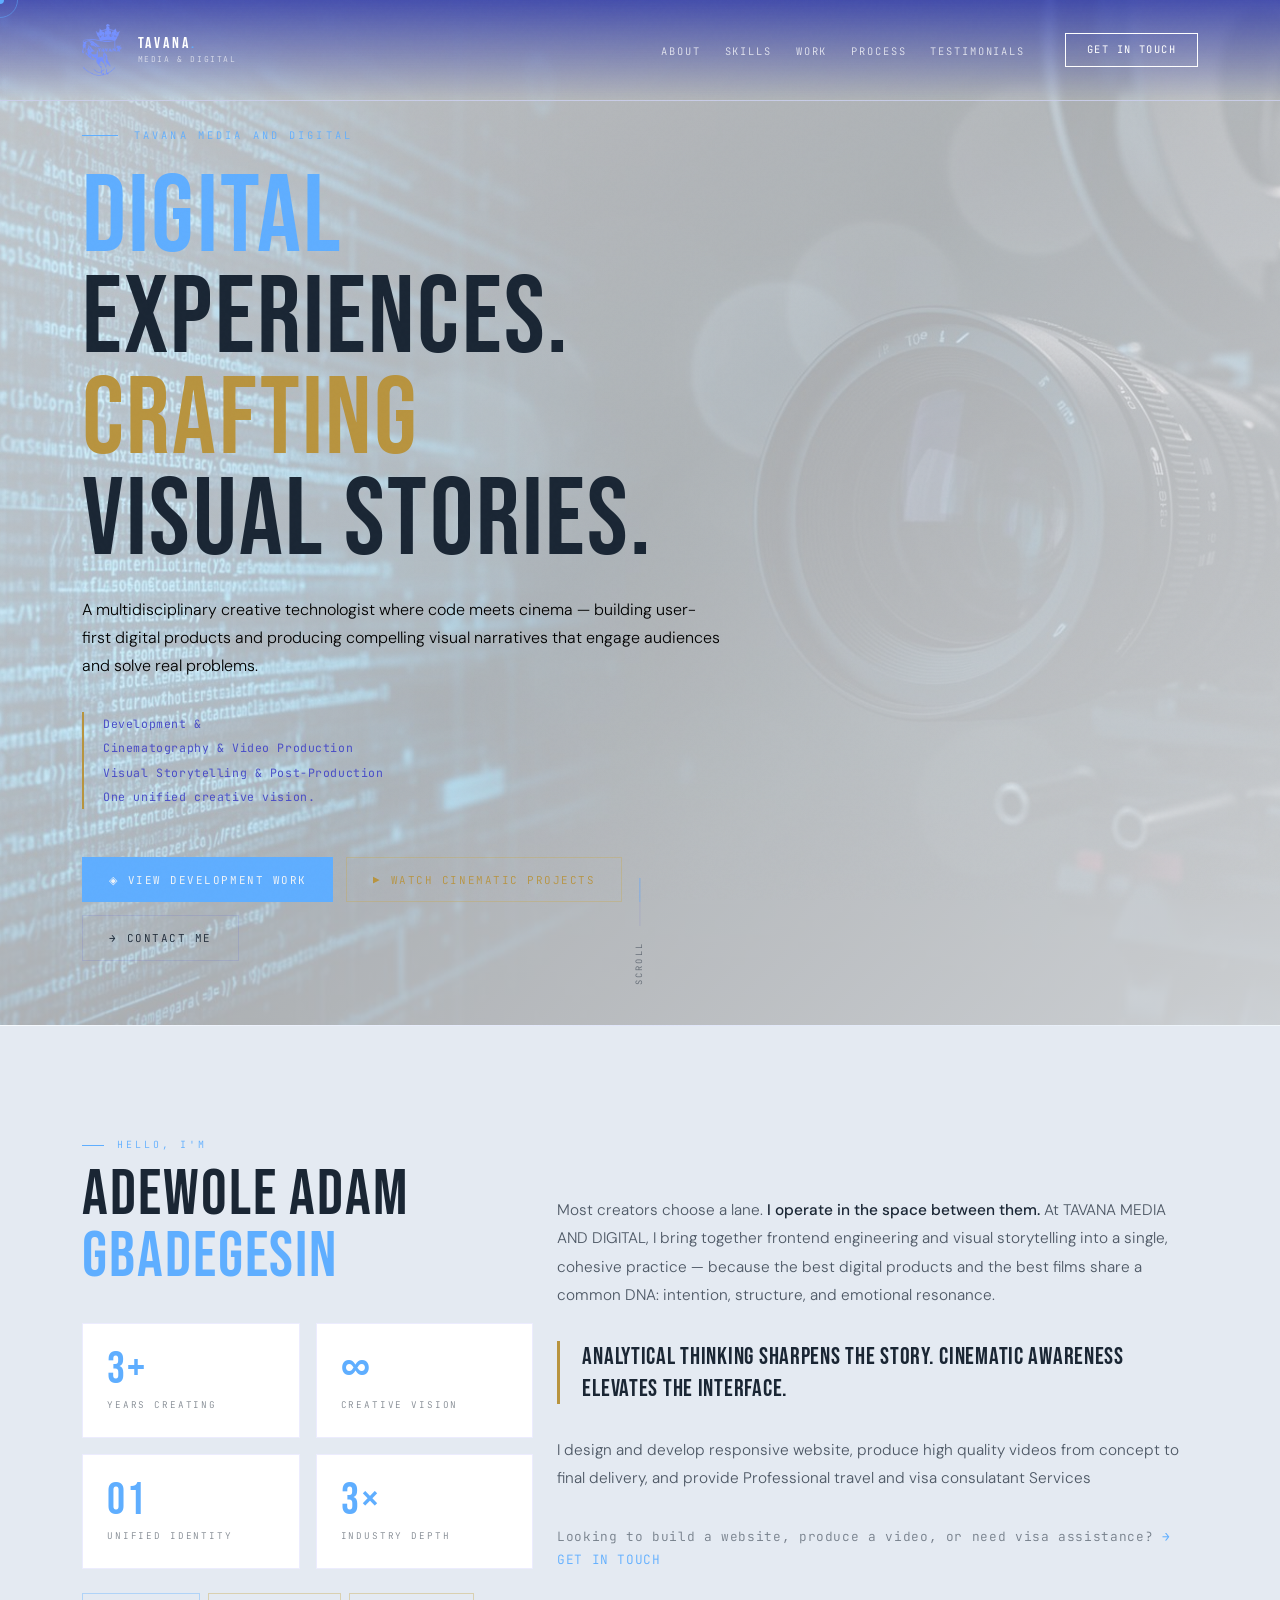
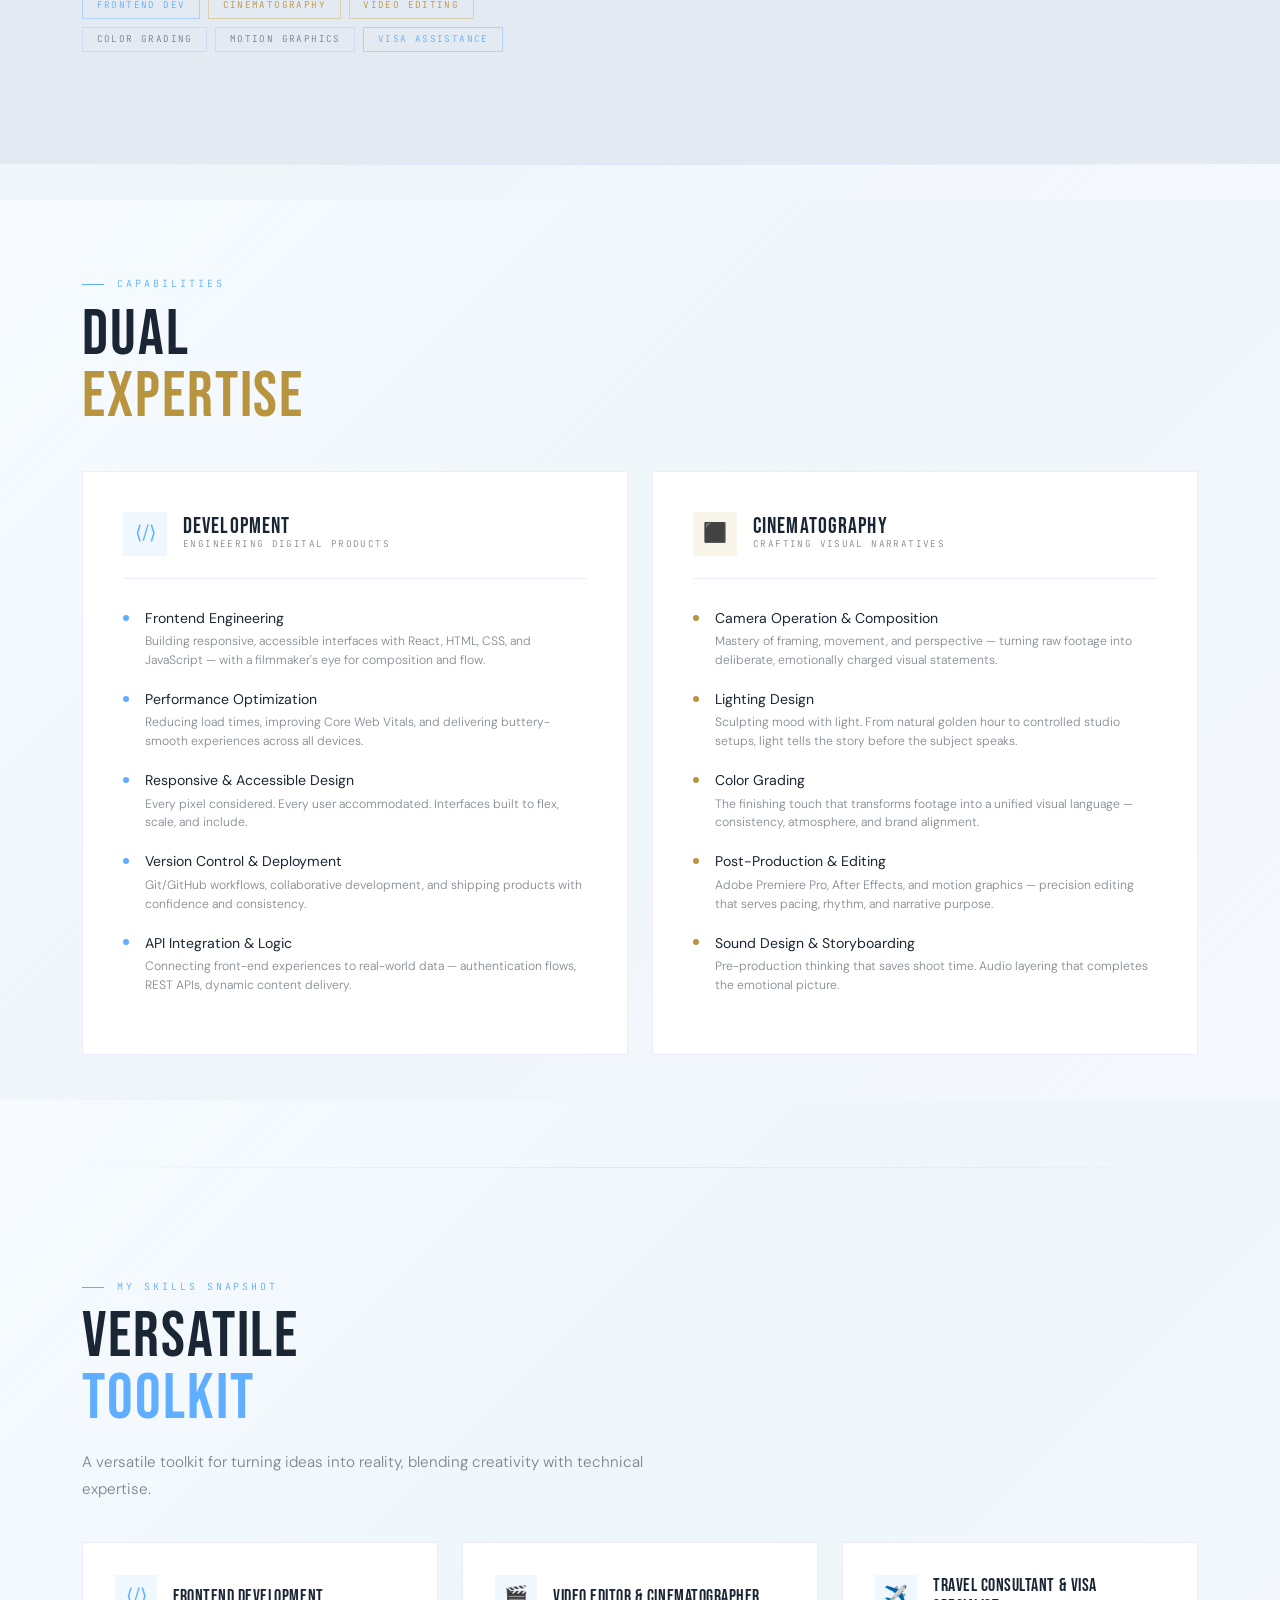
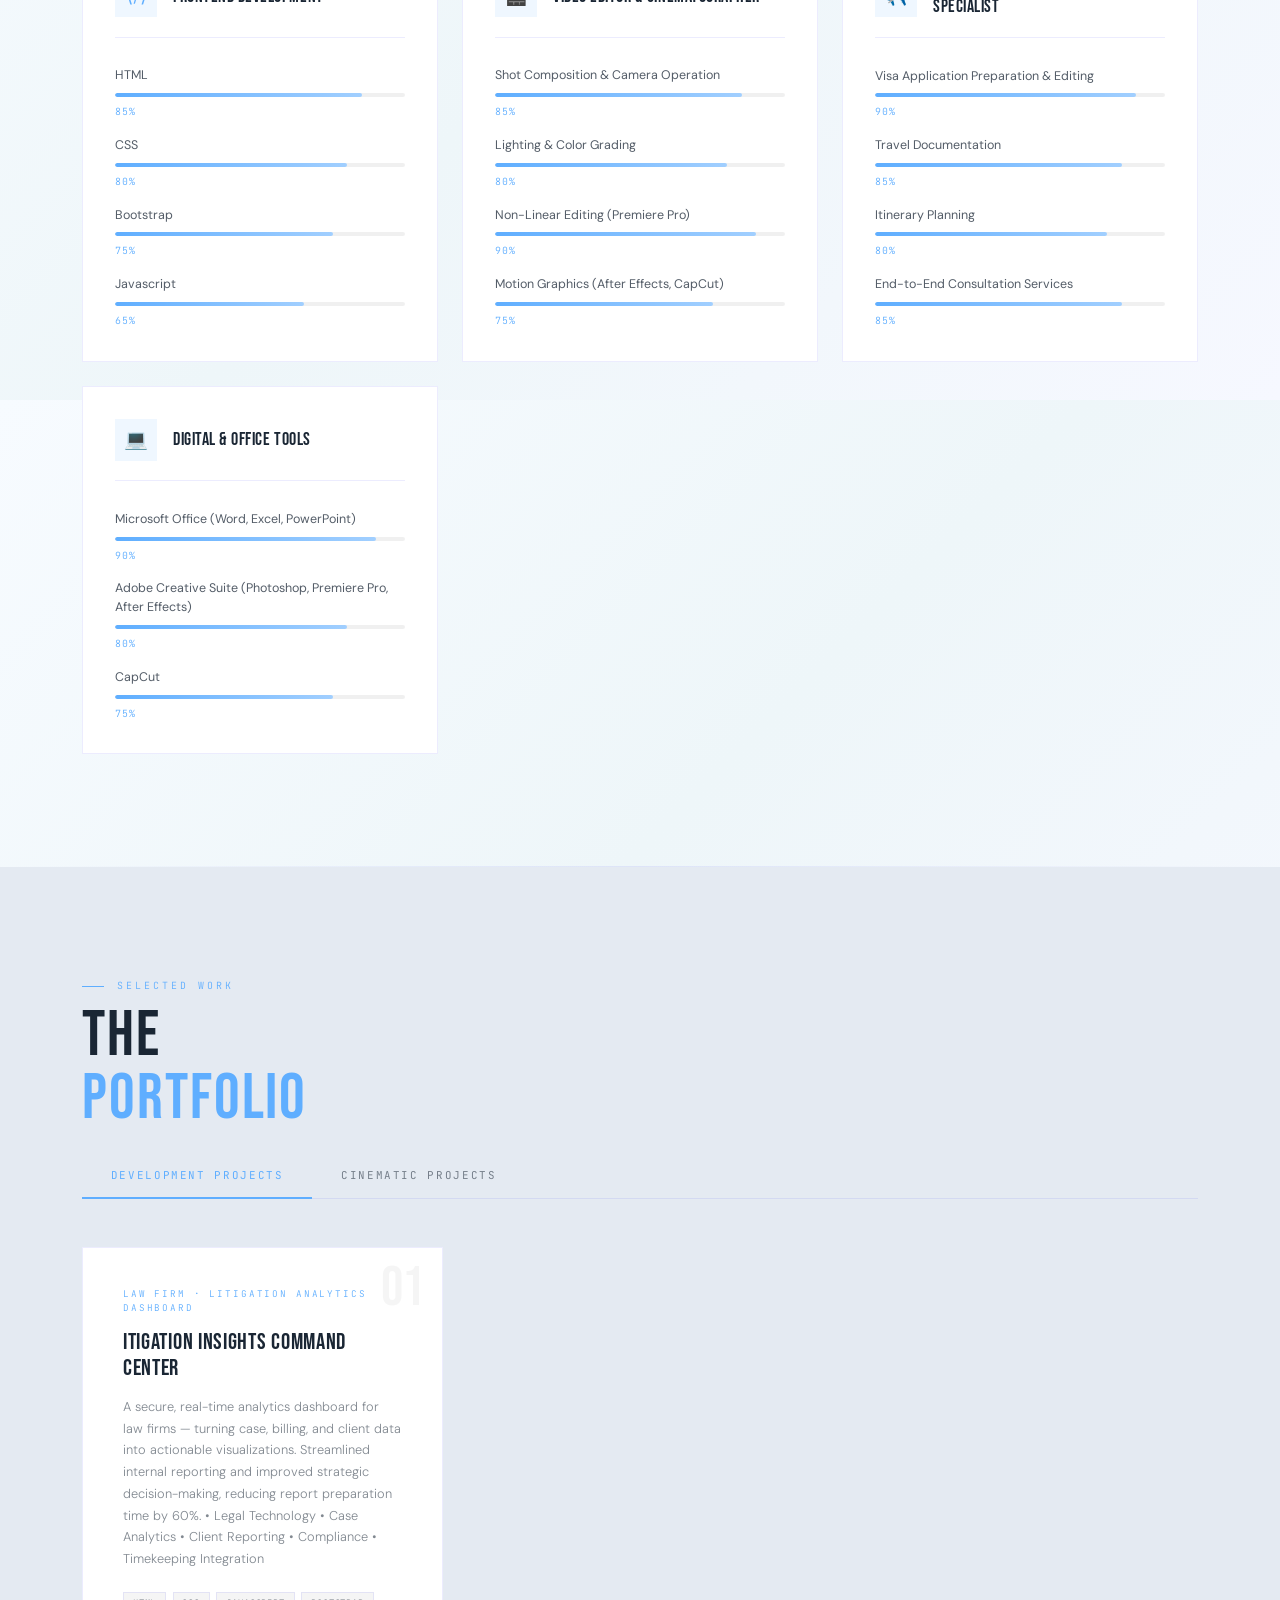
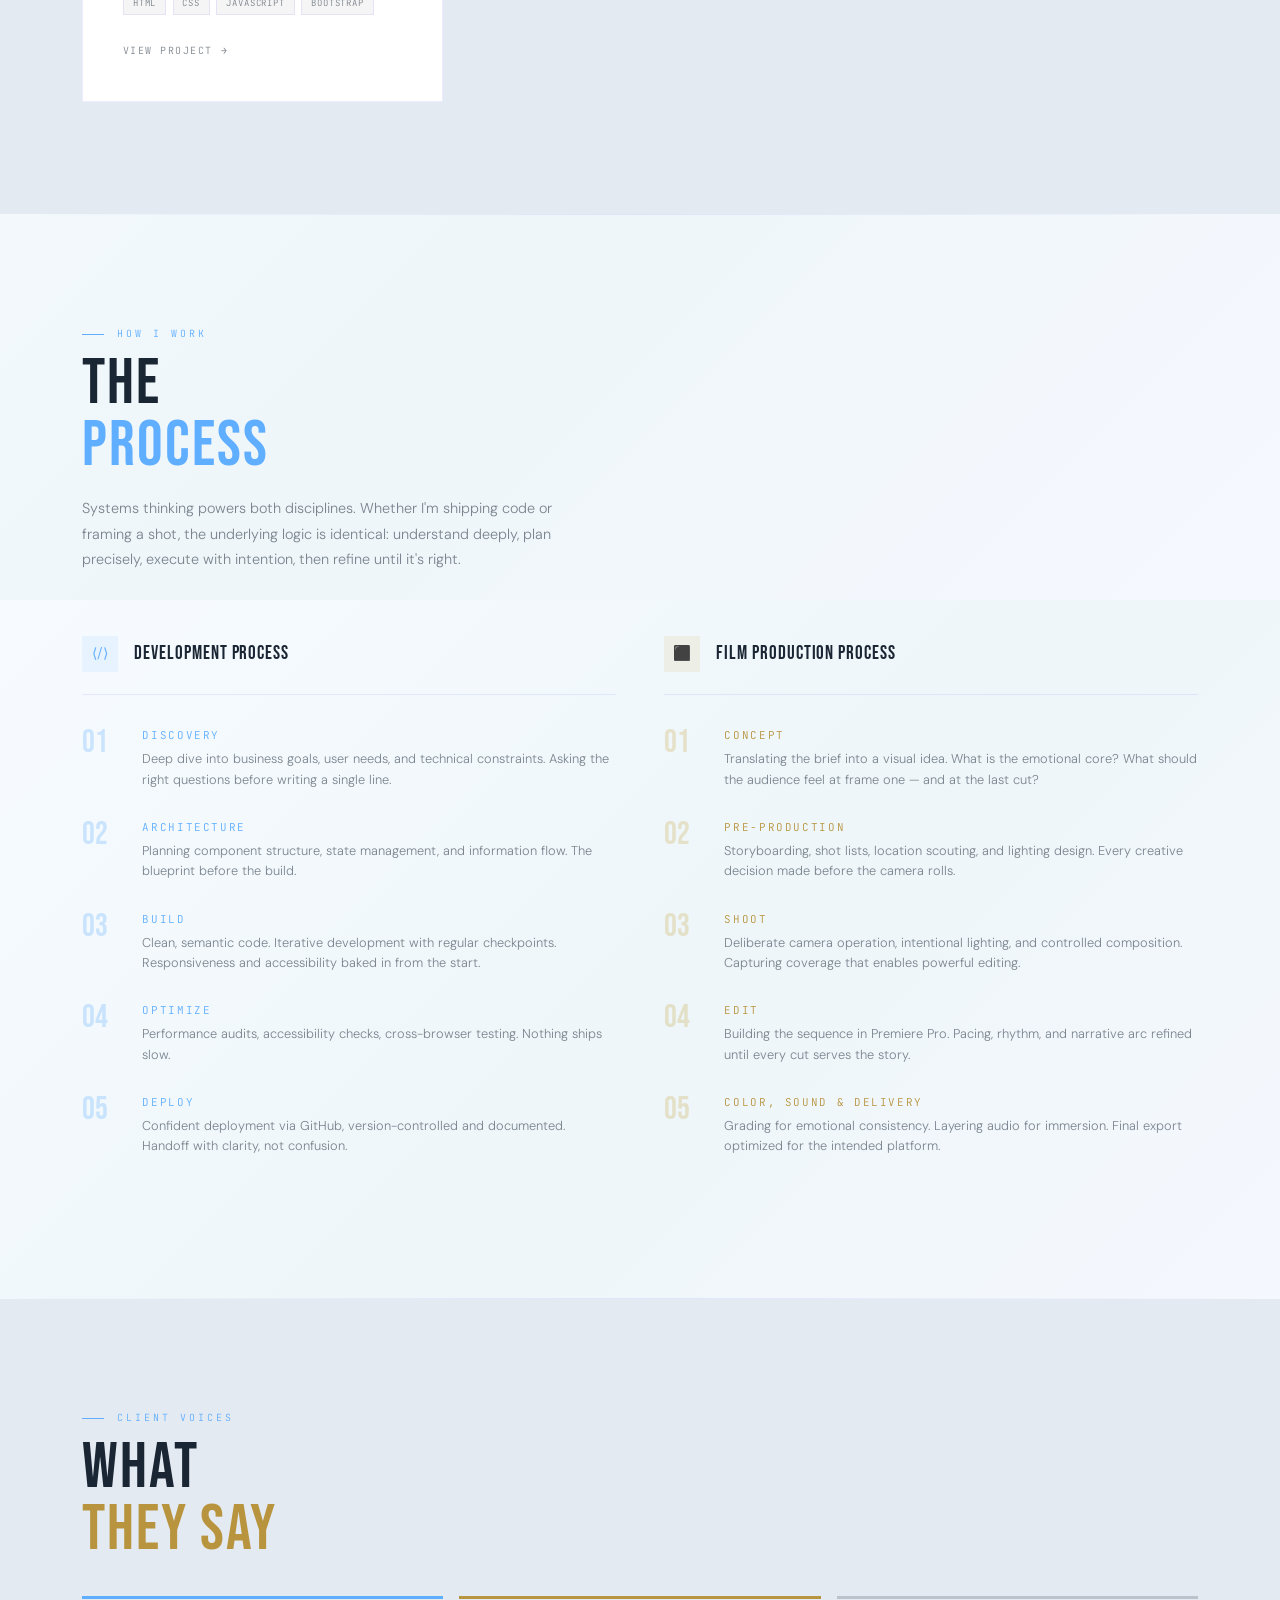
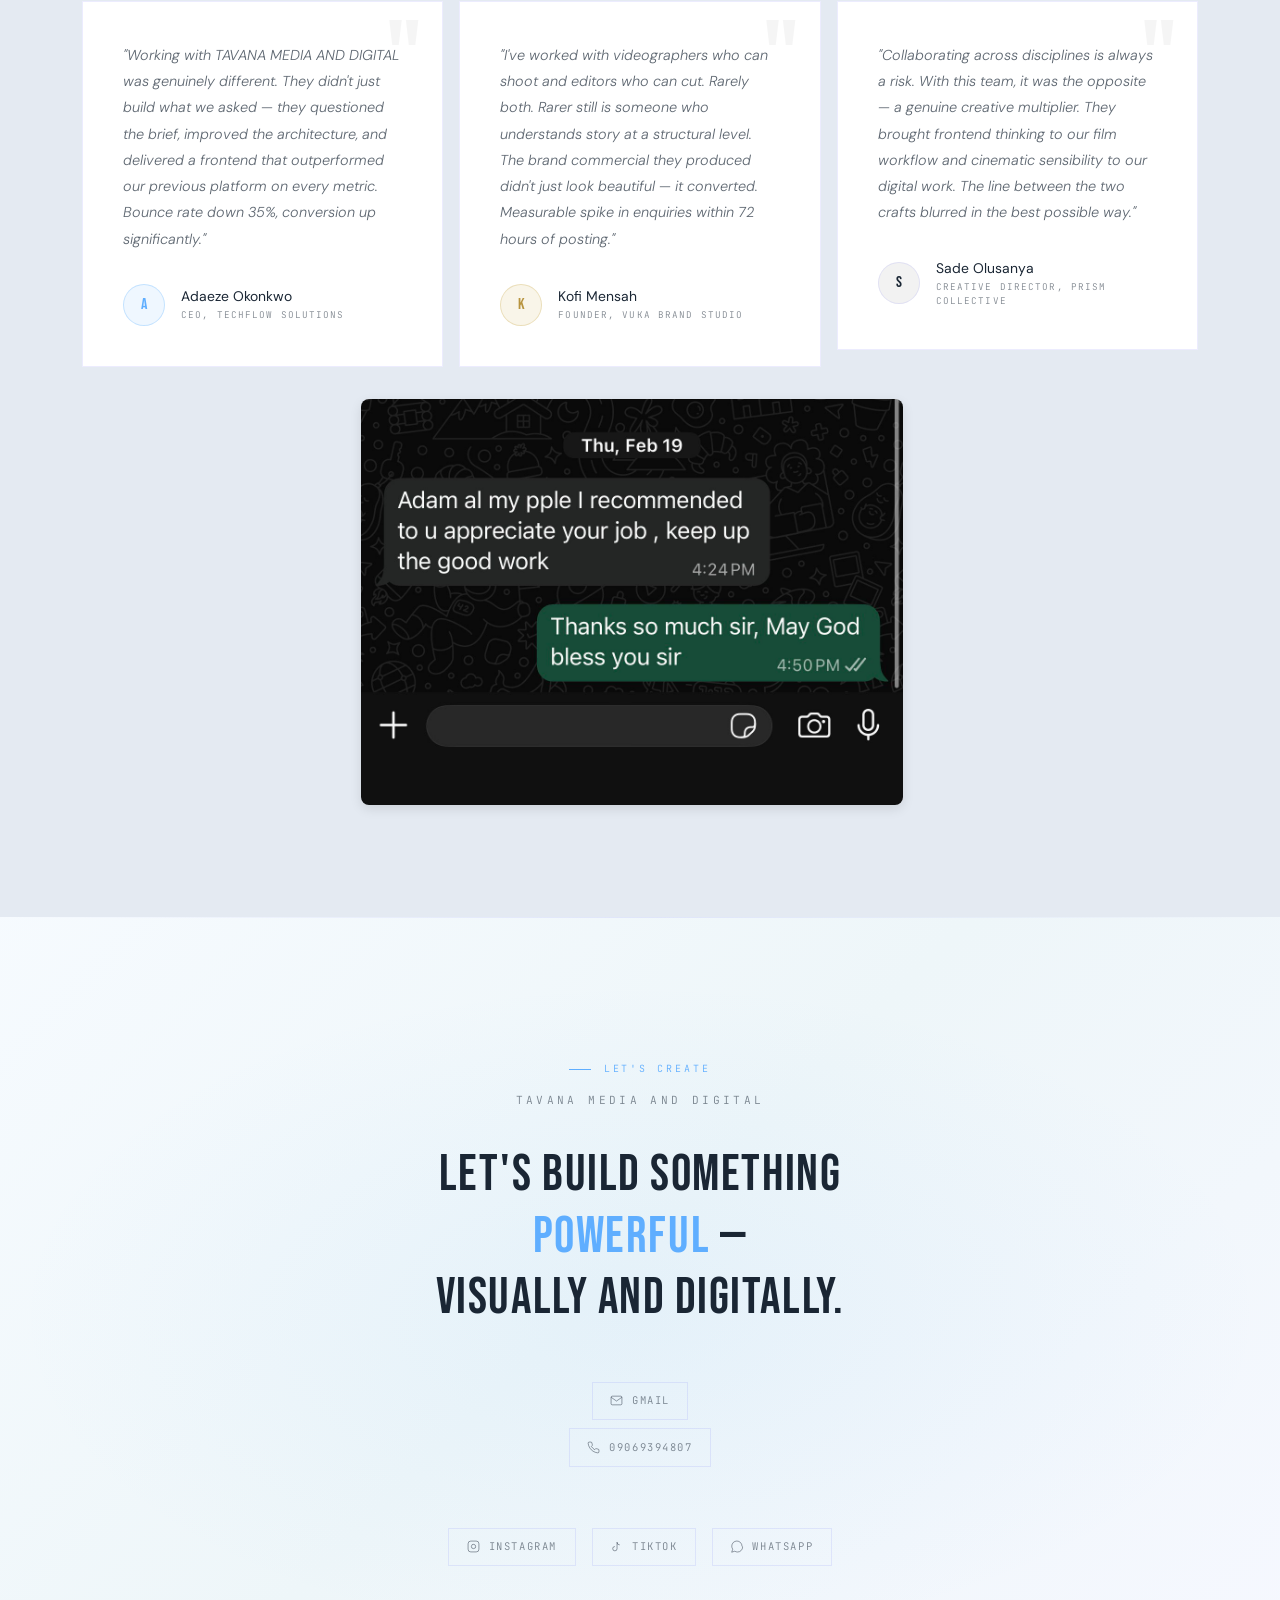
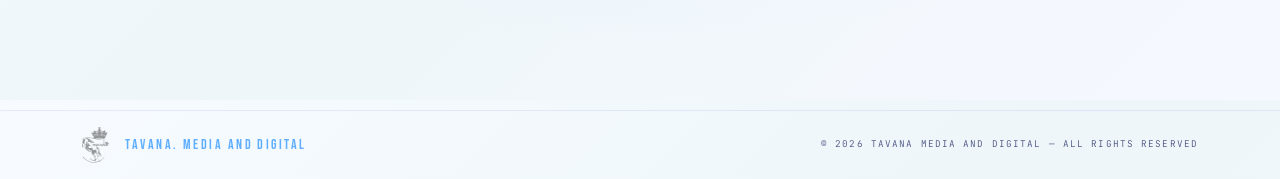
<file: index.html>
<!DOCTYPE html>
<html lang="en">
<head>
  <meta charset="UTF-8" />
  <meta name="viewport" content="width=device-width, initial-scale=1.0" />
  <title>TAVANA MEDIA AND DIGITAL | Creative Technologist - Frontend Dev & Cinematography</title>
  <meta name="description" content="TAVANA MEDIA AND DIGITAL — Multidisciplinary creative technologist specializing in Frontend Web Development, Cinematography, Video Editing, and Visual Storytelling. Building user-first digital products and compelling visual narratives." />
  <meta name="keywords" content="frontend developer, web development, cinematography, video editing, creative technologist, portfolio, TAVANA MEDIA" />
  <meta name="author" content="TAVANA MEDIA AND DIGITAL" />
  <meta name="robots" content="index, follow" />

  <!-- Open Graph / Facebook -->
  <meta property="og:type" content="website" />
  <meta property="og:url" content="https://tavana-media.com/" />
  <meta property="og:title" content="TAVANA MEDIA AND DIGITAL | Creative Technologist" />
  <meta property="og:description" content="Multidisciplinary creative technologist specializing in Frontend Web Development, Cinematography, and Video Editing." />
  <meta property="og:image" content="https://tavana-media.com/TAVANA-removebg-preview.png" />

  <!-- Twitter -->
  <meta property="twitter:card" content="summary_large_image" />
  <meta property="twitter:url" content="https://tavana-media.com/" />
  <meta property="twitter:title" content="TAVANA MEDIA AND DIGITAL | Creative Technologist" />
  <meta property="twitter:description" content="Multidisciplinary creative technologist specializing in Frontend Web Development, Cinematography, and Video Editing." />
  <meta property="twitter:image" content="https://tavana-media.com/TAVANA-removebg-preview.png" />

  <!-- Canonical URL -->
  <link rel="canonical" href="https://tavana-media.com/" />

  <!-- Bootstrap 5 CSS -->
  <link rel="stylesheet" href="https://cdn.jsdelivr.net/npm/bootstrap@5.3.3/dist/css/bootstrap.min.css" />

  <!-- Font loading (preconnect + stylesheet with swap) -->
  <link rel="preconnect" href="https://fonts.googleapis.com">
  <link rel="preconnect" href="https://fonts.gstatic.com" crossorigin>
  <link href="https://fonts.googleapis.com/css2?family=Bebas+Neue&family=DM+Sans:ital,opsz,wght@0,9..40,300;0,9..40,400;0,9..40,500;1,9..40,300&family=JetBrains+Mono:wght@300;400&display=swap" rel="stylesheet">

  <!-- Critical inline styles (small subset for first paint) -->
  <style>
    html,body{height:100%;}
    body{background:linear-gradient(135deg,#f7fbff 0%,#eef6f9 50%,#f6f8ff 100%);color:var(--white);font-family:DM Sans, sans-serif;font-weight:300;}
    #hero{min-height:100vh;display:flex;align-items:center;padding:8rem 0 4rem;}
    .hero-bg{background-size:cover;background-position:center;background-repeat:no-repeat}
  </style>

  <!-- External Portfolio Stylesheet -->
  <link rel="stylesheet" href="style.css" />
</head>
<body>
  <!-- Page Preloader (removed on full load) -->
  <div id="page-preloader" class="preloader" aria-hidden="true">
    <div class="preloader-inner" role="img" aria-label="Loading">
      <div class="loader-dot" aria-hidden="true"></div>
    </div>
  </div>

  <!-- Custom Cursor -->
  <div class="cursor" id="cursor"></div>
  <div class="cursor-ring" id="cursorRing"></div>

  <!-- ══════════════════════════════════════════
       NAVIGATION
  ══════════════════════════════════════════ -->
  <nav class="tavana-nav navbar navbar-expand-lg">
    <div class="container">

      <!-- Logo + Brand -->
      <a class="navbar-brand d-flex align-items-center gap-3" href="#hero">
        <img src="TAVANA-removebg-preview.png"
             alt="TAVANA Media and Digital Logo"
             class="nav-logo-img" />
        <div>
          <div class="nav-brand-text">TAVANA<span>.</span></div>
          <div class="nav-brand-sub">Media &amp; Digital</div>
        </div>
      </a>

      <!-- Mobile Toggle -->
      <button class="navbar-toggler" type="button"
              data-bs-toggle="collapse" data-bs-target="#navMenu"
              aria-controls="navMenu" aria-expanded="false"
              aria-label="Toggle navigation">
        <span class="navbar-toggler-icon"></span>
      </button>

      <!-- Links -->
      <div class="collapse navbar-collapse" id="navMenu">
        <ul class="navbar-nav ms-auto align-items-lg-center gap-lg-4 gap-2 mb-2 mb-lg-0">
          <li class="nav-item"><a class="nav-link-item" href="#about">About</a></li>
          <li class="nav-item"><a class="nav-link-item" href="#skills">Skills</a></li>
          <li class="nav-item"><a class="nav-link-item" href="#work">Work</a></li>
          <li class="nav-item"><a class="nav-link-item" href="#process">Process</a></li>
          <li class="nav-item"><a class="nav-link-item" href="#testimonials">Testimonials</a></li>
          <li class="nav-item ms-lg-3">
            <a href="#contact" class="btn btn-nav-cta">Get In Touch</a>
          </li>
        </ul>
      </div>

    </div>
  </nav>

  <!-- ══════════════════════════════════════════
       HERO
  ══════════════════════════════════════════ -->
  <section id="hero">
    <div class="hero-bg"></div>
    <div class="hero-grid-overlay"></div>

    <div class="container position-relative" style="z-index:5;">
      <div class="row align-items-center gy-5">

        <!-- Left: Text -->
        <div class="col-lg-7 hero-content">
          <div class="hero-eyebrow">TAVANA MEDIA AND DIGITAL</div>
          
<h1 class="hero-headline">
            <span class="headline-line line-blue" data-delay="0">DIGITAL</span><br>
            <span class="headline-line" data-delay="1">EXPERIENCES.</span><br>
            <span class="headline-line line-gold" data-delay="2">CRAFTING</span><br>
            <span class="headline-line" data-delay="3">VISUAL STORIES.</span>
          </h1>
          <p class="hero-sub">
            A multidisciplinary creative technologist where code meets cinema — building user-first digital products and producing compelling visual narratives that engage audiences and solve real problems.
          </p>
          <div class="hero-statement">
            <strong> Development &amp; <br>
            Cinematography &amp; Video Production<br>
            Visual Storytelling &amp; Post-Production<br>
            One unified creative vision.</strong>
          </div>
          <div class="hero-actions">
            <a href="#work" class="btn-primary-custom" id="devBtn">
              <span>◈</span> View Development Work
            </a>
            <a href="#work" class="btn-ghost-custom" id="filmBtn">
              <span>▶</span> Watch Cinematic Projects
            </a>
            <a href="#contact" class="btn-outline-custom">
              <span>→</span> Contact Me
            </a>
          </div>
      
        </div>

      </div><!-- /row -->
    </div><!-- /container -->

    <!-- Scroll Indicator -->
    <div class="scroll-indicator">
      <div class="scroll-line"></div>
      <span class="scroll-text">Scroll</span>
    </div>
  </section>

  <div class="section-divider"></div>

  <!-- ══════════════════════════════════════════
       ABOUT
  ══════════════════════════════════════════ -->
  <section id="about" class="section-pad bg-dark-alt">
    <div class="container">
      <div class="row gy-5 align-items-center">

        <!-- Left -->
        <div class="col-lg-5 reveal">
          <div class="section-label">Hello, I'm</div>
          <h2 class="section-title">
            ADEWOLE ADAM<br><span style="color:var(--blue)">GBADEGESIN</span>
          </h2>

          <!-- Stats -->
          <div class="row g-3 mt-1">
            <div class="col-6"><div class="stat-card">
              <div class="stat-num">3+</div>
              <div class="stat-label">Years Creating</div>
            </div></div>
            <div class="col-6"><div class="stat-card">
              <div class="stat-num">∞</div>
              <div class="stat-label">Creative Vision</div>
            </div></div>
            <div class="col-6"><div class="stat-card">
              <div class="stat-num">01</div>
              <div class="stat-label">Unified Identity</div>
            </div></div>
            <div class="col-6"><div class="stat-card">
              <div class="stat-num">3×</div>
              <div class="stat-label">Industry Depth</div>
            </div></div>
          </div>

          <!-- Badges -->
          <div class="d-flex flex-wrap gap-2 mt-4">
            <span class="badge-tavana badge-blue">Frontend Dev</span>
            <!-- <span class="badge-tavana badge-blue">Web Engineering</span> -->
            <span class="badge-tavana badge-gold">Cinematography</span>
            <span class="badge-tavana badge-gold">Video Editing</span>
            <span class="badge-tavana">Color Grading</span>
            <span class="badge-tavana">Motion Graphics</span>
            <span class="badge-tavana badge-blue">Visa Assistance</span>
          </div>
        </div>

        <!-- Right -->
        <div class="col-lg-7 about-text reveal reveal-delay-2">
          <p>Most creators choose a lane. <strong>I operate in the space between them.</strong> At TAVANA MEDIA AND DIGITAL, I bring together frontend engineering and visual storytelling into a single, cohesive practice — because the best digital products and the best films share a common DNA: intention, structure, and emotional resonance.</p>

          <p class="highlight-quote">Analytical thinking sharpens the story. Cinematic awareness elevates the interface.</p>

          
          <p>I design and develop responsive website, produce high quality 
            videos from concept to final delivery, 
            and provide Professional travel and visa consulatant Services</p>

          <p style="font-size:0.8rem; color:var(--muted); font-family:var(--font-mono); letter-spacing:0.05em; margin-top:2rem;">
            Looking to build a website, produce a video, or need visa assistance?
            <a href="#contact" style="color:var(--blue);">→ GET IN TOUCH</a>
          </p>
        </div>

      </div>
    </div>
  </section>

  <div class="section-divider"></div>

  <!-- ══════════════════════════════════════════
       SKILLS
  ══════════════════════════════════════════ -->
  <section id="skills" class="section-pad">
    <div class="container">
      <div class="reveal">
        <div class="section-label">Capabilities</div>
        <h2 class="section-title">DUAL<br><span style="color:var(--gold)">EXPERTISE</span></h2>
      </div>

      <div class="row g-4 mt-2">

        <!-- Dev Panel -->
        <div class="col-lg-6 reveal reveal-delay-1">
          <div class="skill-panel">
            <div class="d-flex align-items-center gap-3 skill-panel-header-border">
              <div class="skill-icon-box skill-icon-dev">⟨/⟩</div>
              <div>
                <div class="skill-panel-title">DEVELOPMENT</div>
                <div class="skill-panel-sub">Engineering Digital Products</div>
              </div>
            </div>

            <div class="skill-item d-flex gap-3">
              <div class="skill-dot dot-blue"></div>
              <div>
                <div class="skill-item-name">Frontend Engineering</div>
                <div class="skill-item-desc">Building responsive, accessible interfaces with React, HTML, CSS, and JavaScript — with a filmmaker's eye for composition and flow.</div>
              </div>
            </div>
            <div class="skill-item d-flex gap-3">
              <div class="skill-dot dot-blue"></div>
              <div>
                <div class="skill-item-name">Performance Optimization</div>
                <div class="skill-item-desc">Reducing load times, improving Core Web Vitals, and delivering buttery-smooth experiences across all devices.</div>
              </div>
            </div>
            <div class="skill-item d-flex gap-3">
              <div class="skill-dot dot-blue"></div>
              <div>
                <div class="skill-item-name">Responsive & Accessible Design</div>
                <div class="skill-item-desc">Every pixel considered. Every user accommodated. Interfaces built to flex, scale, and include.</div>
              </div>
            </div>
            <div class="skill-item d-flex gap-3">
              <div class="skill-dot dot-blue"></div>
              <div>
                <div class="skill-item-name">Version Control & Deployment</div>
                <div class="skill-item-desc">Git/GitHub workflows, collaborative development, and shipping products with confidence and consistency.</div>
              </div>
            </div>
            <div class="skill-item d-flex gap-3">
              <div class="skill-dot dot-blue"></div>
              <div>
                <div class="skill-item-name">API Integration & Logic</div>
                <div class="skill-item-desc">Connecting front-end experiences to real-world data — authentication flows, REST APIs, dynamic content delivery.</div>
              </div>
            </div>
          </div>
        </div>

        <!-- Film Panel -->
        <div class="col-lg-6 reveal reveal-delay-2">
          <div class="skill-panel">
            <div class="d-flex align-items-center gap-3 skill-panel-header-border">
              <div class="skill-icon-box skill-icon-film">⬛</div>
              <div>
                <div class="skill-panel-title">CINEMATOGRAPHY</div>
                <div class="skill-panel-sub">Crafting Visual Narratives</div>
              </div>
            </div>

            <div class="skill-item d-flex gap-3">
              <div class="skill-dot dot-gold"></div>
              <div>
                <div class="skill-item-name">Camera Operation & Composition</div>
                <div class="skill-item-desc">Mastery of framing, movement, and perspective — turning raw footage into deliberate, emotionally charged visual statements.</div>
              </div>
            </div>
            <div class="skill-item d-flex gap-3">
              <div class="skill-dot dot-gold"></div>
              <div>
                <div class="skill-item-name">Lighting Design</div>
                <div class="skill-item-desc">Sculpting mood with light. From natural golden hour to controlled studio setups, light tells the story before the subject speaks.</div>
              </div>
            </div>
            <div class="skill-item d-flex gap-3">
              <div class="skill-dot dot-gold"></div>
              <div>
                <div class="skill-item-name">Color Grading</div>
                <div class="skill-item-desc">The finishing touch that transforms footage into a unified visual language — consistency, atmosphere, and brand alignment.</div>
              </div>
            </div>
            <div class="skill-item d-flex gap-3">
              <div class="skill-dot dot-gold"></div>
              <div>
                <div class="skill-item-name">Post-Production & Editing</div>
                <div class="skill-item-desc">Adobe Premiere Pro, After Effects, and motion graphics — precision editing that serves pacing, rhythm, and narrative purpose.</div>
              </div>
            </div>
            <div class="skill-item d-flex gap-3">
              <div class="skill-dot dot-gold"></div>
              <div>
                <div class="skill-item-name">Sound Design & Storyboarding</div>
                <div class="skill-item-desc">Pre-production thinking that saves shoot time. Audio layering that completes the emotional picture.</div>
              </div>
            </div>
          </div>
        </div>

      </div>
    </div>
  </section>

  <div class="section-divider"></div>

  <!-- ══════════════════════════════════════════
       MY SKILLS SNAPSHOT
  ══════════════════════════════════════════ -->
  <section id="skills-snapshot" class="section-pad">
    <div class="container">
      <div class="reveal">
        <div class="section-label">My Skills Snapshot</div>
        <h2 class="section-title">VERSATILE<br><span style="color:var(--blue)">TOOLKIT</span></h2>
        <p style="color:var(--muted); max-width:600px; font-size:0.95rem; line-height:1.75; margin-top:1rem;">
          A versatile toolkit for turning ideas into reality, blending creativity with technical expertise.
        </p>
      </div>

      <div class="row g-4 mt-3">

        <!-- Frontend Development -->
        <div class="col-lg-4 col-md-6 reveal reveal-delay-1">
          <div class="skill-snapshot-card">
            <div class="skill-snapshot-header">
              <div class="skill-snapshot-icon">⟨/⟩</div>
              <div class="skill-snapshot-title">Frontend Development</div>
            </div>
            <div class="skill-snapshot-items">
              <div class="skill-snapshot-item">
                <span>HTML</span>
                <div class="progress-bar"><div class="progress-fill" style="width:85%;"></div></div>
                <span class="skill-percent">85%</span>
              </div>
              <div class="skill-snapshot-item">
                <span>CSS</span>
                <div class="progress-bar"><div class="progress-fill" style="width:80%;"></div></div>
                <span class="skill-percent">80%</span>
              </div>
              <div class="skill-snapshot-item">
                <span>Bootstrap</span>
                <div class="progress-bar"><div class="progress-fill" style="width:75%;"></div></div>
                <span class="skill-percent">75%</span>
              </div>
              <div class="skill-snapshot-item">
                <span>Javascript</span>
                <div class="progress-bar"><div class="progress-fill" style="width:65%;"></div></div>
                <span class="skill-percent">65%</span>
              </div>
            </div>
          </div>
        </div>

        <!-- Video Editor & Cinematographer -->
        <div class="col-lg-4 col-md-6 reveal reveal-delay-2">
          <div class="skill-snapshot-card">
            <div class="skill-snapshot-header">
              <div class="skill-snapshot-icon">🎬</div>
              <div class="skill-snapshot-title">Video Editor & Cinematographer</div>
            </div>
            <div class="skill-snapshot-items">
              <div class="skill-snapshot-item">
                <span>Shot Composition & Camera Operation</span>
                <div class="progress-bar"><div class="progress-fill" style="width:85%;"></div></div>
                <span class="skill-percent">85%</span>
              </div>
              <div class="skill-snapshot-item">
                <span>Lighting & Color Grading</span>
                <div class="progress-bar"><div class="progress-fill" style="width:80%;"></div></div>
                <span class="skill-percent">80%</span>
              </div>
              <div class="skill-snapshot-item">
                <span>Non-Linear Editing (Premiere Pro)</span>
                <div class="progress-bar"><div class="progress-fill" style="width:90%;"></div></div>
                <span class="skill-percent">90%</span>
              </div>
              <div class="skill-snapshot-item">
                <span>Motion Graphics (After Effects, CapCut)</span>
                <div class="progress-bar"><div class="progress-fill" style="width:75%;"></div></div>
                <span class="skill-percent">75%</span>
              </div>
            </div>
          </div>
        </div>

        <!-- Travel Consultant & Visa Specialist -->
        <div class="col-lg-4 col-md-6 reveal reveal-delay-3">
          <div class="skill-snapshot-card">
            <div class="skill-snapshot-header">
              <div class="skill-snapshot-icon">✈️</div>
              <div class="skill-snapshot-title">Travel Consultant & Visa Specialist</div>
            </div>
            <div class="skill-snapshot-items">
              <div class="skill-snapshot-item">
                <span>Visa Application Preparation & Editing</span>
                <div class="progress-bar"><div class="progress-fill" style="width:90%;"></div></div>
                <span class="skill-percent">90%</span>
              </div>
              <div class="skill-snapshot-item">
                <span>Travel Documentation</span>
                <div class="progress-bar"><div class="progress-fill" style="width:85%;"></div></div>
                <span class="skill-percent">85%</span>
              </div>
              <div class="skill-snapshot-item">
                <span>Itinerary Planning</span>
                <div class="progress-bar"><div class="progress-fill" style="width:80%;"></div></div>
                <span class="skill-percent">80%</span>
              </div>
              <div class="skill-snapshot-item">
                <span>End-to-End Consultation Services</span>
                <div class="progress-bar"><div class="progress-fill" style="width:85%;"></div></div>
                <span class="skill-percent">85%</span>
              </div>
            </div>
          </div>
        </div>

        <!-- Digital & Office Tools -->
        <div class="col-lg-4 col-md-6 reveal reveal-delay-1">
          <div class="skill-snapshot-card">
            <div class="skill-snapshot-header">
              <div class="skill-snapshot-icon">💻</div>
              <div class="skill-snapshot-title">Digital & Office Tools</div>
            </div>
            <div class="skill-snapshot-items">
              <div class="skill-snapshot-item">
                <span>Microsoft Office (Word, Excel, PowerPoint)</span>
                <div class="progress-bar"><div class="progress-fill" style="width:90%;"></div></div>
                <span class="skill-percent">90%</span>
              </div>
              <div class="skill-snapshot-item">
                <span>Adobe Creative Suite (Photoshop, Premiere Pro, After Effects)</span>
                <div class="progress-bar"><div class="progress-fill" style="width:80%;"></div></div>
                <span class="skill-percent">80%</span>
              </div>
              <div class="skill-snapshot-item">
                <span>CapCut</span>
                <div class="progress-bar"><div class="progress-fill" style="width:75%;"></div></div>
                <span class="skill-percent">75%</span>
              </div>
            </div>
          </div>
        </div>

      </div>
    </div>
  </section>

  <div class="section-divider"></div>

  <!-- ══════════════════════════════════════════
       WORK / PORTFOLIO
  ══════════════════════════════════════════ -->
  <section id="work" class="section-pad bg-dark-alt">
    <div class="container">
      <div class="reveal">
        <div class="section-label">Selected Work</div>
        <h2 class="section-title">THE<br><span style="color:var(--blue)">PORTFOLIO</span></h2>
      </div>

      <div class="work-tabs mt-4">
        <button class="work-tab active" onclick="switchTab('dev', this)">Development Projects</button>
        <button class="work-tab" onclick="switchTab('film', this)">Cinematic Projects</button>
      </div>

      <!-- DEV PROJECTS -->
      <div class="project-panel active" id="devPanel">
        <div class="row g-3">

          <div class="col-lg-4 col-md-6 reveal">
            <div class="project-card dev">
              <div class="project-num">01</div>
              <div class="project-type type-dev">
Law Firm · Litigation Analytics Dashboard</div>
              <h3 class="project-title">ITIGATION INSIGHTS COMMAND CENTER</h3>
              <p class="project-desc">A secure, real-time analytics dashboard for law firms — turning case, billing, and 
                client data into actionable visualizations. Streamlined internal reporting and improved strategic decision-making,
                 reducing report preparation time by 60%.
                • Legal Technology • Case Analytics • Client Reporting • Compliance • Timekeeping Integration</p>
              <div class="project-tags">
                <span class="tag">HTML</span><span class="tag">CSS</span>
                <span class="tag">JAVASCRIPT</span><span class="tag">Bootstrap</span>
              </div>
              <a href="https://dee-law-olatunde.vercel.app/" class="project-link dev-link">View Project <span class="arrow">→</span></a>
            </div>
          </div>

          <!-- <div class="col-lg-4 col-md-6 reveal reveal-delay-1">
            <div class="project-card dev">
              <div class="project-num">02</div>
              <div class="project-type type-dev">E-Commerce · Platform</div>
              <h3 class="project-title">ARTISAN MARKET STOREFRONT</h3>
              <p class="project-desc">A full-featured e-commerce experience built for a local artisan collective. Seamless product browsing, cart, and checkout flow. Boosted conversion by 40%.</p>
              <div class="project-tags">
                <span class="tag">React</span><span class="tag">JavaScript</span>
                <span class="tag">CSS</span><span class="tag">Payments API</span>
              </div>
              <a href="#" class="project-link dev-link">View Project <span class="arrow">→</span></a>
            </div>
          </div> -->

          <!-- <div class="col-lg-4 col-md-6 reveal reveal-delay-2">
            <div class="project-card dev">
              <div class="project-num">03</div>
              <div class="project-type type-dev">Web App · Auth</div>
              <h3 class="project-title">SECURE MEMBER PORTAL</h3>
              <p class="project-desc">A gated community platform with role-based authentication, personalized dashboards, and dynamic content delivery. Built with security-first architecture.</p>
              <div class="project-tags">
                <span class="tag">React</span><span class="tag">Auth Flow</span>
                <span class="tag">JWT</span><span class="tag">GitHub</span>
              </div>
              <a href="#" class="project-link dev-link">View Project <span class="arrow">→</span></a>
            </div>
          </div>

          <div class="col-lg-4 col-md-6 reveal">
            <div class="project-card dev">
              <div class="project-num">04</div>
              <div class="project-type type-dev">Business · Website</div>
              <h3 class="project-title">PROFESSIONAL FIRM PRESENCE</h3>
              <p class="project-desc">A high-conversion business website for a professional services firm. Strategic copy, performance-optimized build, and mobile-first responsive layout.</p>
              <div class="project-tags">
                <span class="tag">HTML</span><span class="tag">CSS</span>
                <span class="tag">JavaScript</span><span class="tag">Deployment</span>
              </div>
              <a href="#" class="project-link dev-link">View Project <span class="arrow">→</span></a>
            </div>
          </div>

          <div class="col-lg-4 col-md-6 reveal reveal-delay-1">
            <div class="project-card dev">
              <div class="project-num">05</div>
              <div class="project-type type-dev">API · Integration</div>
              <h3 class="project-title">WEATHER &amp; DATA EXPLORER</h3>
              <p class="project-desc">An interactive application pulling live data from multiple APIs, presented through clean UI and smooth state management. Real-time, responsive, refined.</p>
              <div class="project-tags">
                <span class="tag">JavaScript</span><span class="tag">Fetch API</span>
                <span class="tag">React Hooks</span><span class="tag">CSS</span>
              </div>
              <a href="#" class="project-link dev-link">View Project <span class="arrow">→</span></a>
            </div>
          </div> -->

          <!-- <div class="col-lg-4 col-md-6 reveal reveal-delay-2">
            <div class="project-card dev" style="background:linear-gradient(135deg,rgba(var(--blue-rgb),0.06),var(--card));">
              <div class="project-num" style="color:rgba(var(--blue-rgb),0.07);">→</div>
              <div class="project-type type-dev">Your Idea</div>
              <h3 class="project-title" style="color:var(--muted);">NEXT PROJECT</h3>
              <p class="project-desc" style="color:rgba(240,244,255,0.3);">Have a project in mind? Let's engineer something remarkable together.</p>
              <a href="#contact" class="project-link dev-link">Start a Conversation <span class="arrow">→</span></a>
            </div>
          </div> -->

        </div>
      </div>

      <!-- FILM PROJECTS -->
      <div class="project-panel" id="filmPanel">
        <div class="row g-3">

          <div class="col-lg-4 col-md-6 reveal">
            <div class="project-card film">
              <div class="film-strip"><div class="film-frame"></div><div class="film-frame"></div><div class="film-frame"></div><div class="film-frame"></div><div class="film-frame"></div><div class="film-frame"></div></div>
              <div class="project-num">01</div>
              <div class="project-type type-film">Event Recap · Cinematographer & Video Editor </div>
              <h3 class="project-title">SABI LOFT KATSU: COMPANY PARTY & AWARDS</h3>
              <p class="project-desc">9.03min emotive recap of party + awards — pride, camaraderie, celebration. Style: Warm, intimate, shallow DOF; handheld + gimbal. Key beats: Arrival/anticipation (0–9s) → awards & reactions (9–36s) → quiet reflection + logo (36–9.03min). Visuals: Close-up textures (hands, trophy, food), soft amber grade, primes (35/50/85). Coverage: 2 cameras (stage + roaming), lav for host, macro lens, LED practicals.</p>
              <div class="project-tags">
                <span class="tag">Event Recap</span><span class="tag">Cinematographer</span><span class="tag">Color Grading</span><span class="tag">Sound Design</span>
              </div>
              <a href="https://drive.google.com/file/d/1Oy5h8GMFpxWwCiTVyZp-2DGbwxHDUtc8/view?usp=drivesdk" target="_blank" class="project-link film-link">Watch Film <span class="arrow">→</span></a>
            </div>
          </div>

          <div class="col-lg-4 col-md-6 reveal reveal-delay-1">
            <div class="project-card film">
              <div class="film-strip"><div class="film-frame"></div><div class="film-frame"></div><div class="film-frame"></div><div class="film-frame"></div><div class="film-frame"></div><div class="film-frame"></div></div>
              <div class="project-num">02</div>
              <div class="project-type type-film">Short Film · Director, </div>
              <h3 class="project-title">TWIN PEAKS</h3>
              <p class="project-desc">A short video featuring a twin duo navigating a quirky conversation, followed by a playful ad break.</p>
              <div class="project-tags">
                <span class="tag">Premiere Pro</span><span class="tag">Color Grading</span><span class="tag">Sound Design</span>
              </div>
              <a href="https://drive.google.com/file/d/1Mb99_QCGZ-wn1ia_FWegAQTTnGmLqdRJ/view?usp=sharing" class="project-link film-link">Watch Film <span class="arrow">→</span></a>
            </div>
          </div>

          <div class="col-lg-4 col-md-6 reveal reveal-delay-2">
            <div class="project-card film">
              <div class="film-strip"><div class="film-frame"></div><div class="film-frame"></div><div class="film-frame"></div><div class="film-frame"></div><div class="film-frame"></div><div class="film-frame"></div></div>
              <div class="project-num">03</div>
              <div class="project-type type-film">Brand Commercial · Cinematographer  & Video Editor</div>
              <h3 class="project-title"> CAMPAIGN </h3>
              <p class="project-desc">AVitech Sales Spher video showing their product and what it does (3.18min video) for the ads. Brand spot built around close-up textures, warm color science, and a narrative arc that transforms product into emotion.</p>
              <div class="project-tags">
                <span class="tag">After Effects</span><span class="tag">Lumetri Color</span><span class="tag">Storyboarding</span>
              </div>
              <a href="https://drive.google.com/file/d/1o4WRqmDimJQoYguKdwVbC198RFQiYyAG/view?usp=drivesdk" target="_blank" class="project-link film-link">Watch Commercial <span class="arrow">→</span></a>
            </div>
          </div>

          <div class="col-lg-4 col-md-6 reveal reveal-delay-3">
            <div class="project-card film">
              <div class="film-strip"><div class="film-frame"></div><div class="film-frame"></div><div class="film-frame"></div><div class="film-frame"></div><div class="film-frame"></div><div class="film-frame"></div></div>
              <div class="project-num">04</div>
              <div class="project-type type-film">Commercial · Editor</div>
              <h3 class="project-title">TRUSTPOINT LAW — FIRM COMMERCIAL</h3>
              <p class="project-desc">Cinematic law firm commercial featuring interview-driven storytelling across multiple client scenarios. Clean motion-graphics lower thirds, deliberate pacing, and a high-contrast, 
                professional visual language optimized for broadcast and digital platforms.</p>
              <div class="project-tags">
                <span class="tag">Premiere Pro</span><span class="tag">Capcut</span><span class="tag">Motion Graphics</span>
              </div>
              <a href="https://drive.google.com/file/d/1AECDNxj0SDyztMZ9iwwvYUafHneFxkhk/view?usp=drive_link" class="project-link film-link">Watch Video <span class="arrow">→</span></a>
            </div>
          </div>

          <div class="col-lg-4 col-md-6 reveal reveal-delay-3">
            <div class="project-card film">
              <div class="film-strip"><div class="film-frame"></div><div class="film-frame"></div><div class="film-frame"></div><div class="film-frame"></div><div class="film-frame"></div><div class="film-frame"></div></div>
              <div class="project-num">05</div>
              <div class="project-type type-film">Corporate Promo · Director</div>
              <h3 class="project-title">SAM'S CORPORATE SERVICES (SCS)</h3>
              <p class="project-desc">A high-energy promotional video announcing the grand opening of SCS’s new office and showcasing its financial and tech-driven services.

Editing: Premiere Pro

Post-Production: Color Grading & Sound Design

Visual Effects: Dynamic Motion Graphics</p>
              <div class="project-tags">
                <span class="tag">Premiere Pro</span><span class="tag">Color Grading</span><span class="tag">Sound Design</span><span class="tag">Motion Graphics</span>
              </div>
              <a href="https://drive.google.com/file/d/1Al0fddEP803cLcT25kZMBJUQ_iRKk35m/view?usp=drive_link" target="_blank" class="project-link film-link">Watch Video <span class="arrow">→</span></a>
            </div>
          </div>

          <!-- <div class="col-lg-4 col-md-6 reveal reveal-delay-1">
            <div class="project-card film">
              <div class="film-strip"><div class="film-frame"></div><div class="film-frame"></div><div class="film-frame"></div><div class="film-frame"></div><div class="film-frame"></div><div class="film-frame"></div></div>
              <div class="project-num">05</div>
              <div class="project-type type-film">Corporate Documentary</div>
              <h3 class="project-title">BUILT FROM PURPOSE</h3>
              <p class="project-desc">Internal documentary humanizing brand story through employee interviews, b-roll, and a cinematic treatment that elevated company culture.</p>
              <div class="project-tags">
                <span class="tag">Documentary</span><span class="tag">Interview</span><span class="tag">Corporate</span>
              </div>
              <a href="#" class="project-link film-link">Watch Documentary <span class="arrow">→</span></a>
            </div>
          </div>

          <div class="col-lg-4 col-md-6 reveal reveal-delay-2">
            <div class="project-card film">
              <div class="film-strip"><div class="film-frame"></div><div class="film-frame"></div><div class="film-frame"></div><div class="film-frame"></div><div class="film-frame"></div><div class="film-frame"></div></div>
              <div class="project-num">06</div>
              <div class="project-type type-film">Social Campaign · Full Production</div>
              <h3 class="project-title">SCROLL-STOP REEL SERIES</h3>
              <p class="project-desc">Series of 15–30 second vertical reels. Hook within 1.5s, bold graphic overlays, and platform-native optimization engineered for engagement.</p>
              <div class="project-tags">
                <span class="tag">Social Media</span><span class="tag">Vertical Video</span><span class="tag">After Effects</span>
              </div>
              <a href="#" class="project-link film-link">View Campaign <span class="arrow">→</span></a>
            </div>
          </div>

          <div class="col-lg-4 col-md-6 reveal reveal-delay-3">
            <div class="project-card film" style="background:linear-gradient(135deg,rgba(201,168,76,0.05),var(--card));">
              <div class="project-num" style="color:rgba(201,168,76,0.07);">▶</div>
              <div class="project-type type-film">Your Vision</div>
              <h3 class="project-title" style="color:var(--muted);">NEXT PROJECT</h3>
              <p class="project-desc" style="color:rgba(240,244,255,0.3);">Have a story that needs to be told? Let's produce something unforgettable.</p>
              <a href="#contact" class="project-link film-link">Start the Conversation <span class="arrow">→</span></a>
            </div>
          </div> -->

        </div>
      </div>

    </div>
  </section>

  <div class="section-divider"></div>

  <!-- ══════════════════════════════════════════
       PROCESS
  ══════════════════════════════════════════ -->
  <section id="process" class="section-pad">
    <div class="container">
      <div class="reveal">
        <div class="section-label">How I Work</div>
        <h2 class="section-title">THE<br><span style="color:var(--blue)">PROCESS</span></h2>
        <p style="color:var(--muted); max-width:520px; font-size:0.9rem; line-height:1.75; margin-top:1rem;">
          Systems thinking powers both disciplines. Whether I'm shipping code or framing a shot, the underlying logic is identical: understand deeply, plan precisely, execute with intention, then refine until it's right.
        </p>
      </div>

      <div class="row g-5 mt-2">

        <!-- Dev Process -->
        <div class="col-lg-6 reveal reveal-delay-1">
          <div class="process-col-header">
            <div class="skill-icon-box skill-icon-dev" style="width:36px;height:36px;font-size:0.9rem;">⟨/⟩</div>
            <div class="process-col-title">DEVELOPMENT PROCESS</div>
          </div>
          <div class="process-step">
            <div class="step-num step-num-dev">01</div>
            <div><div class="step-name step-name-dev">Discovery</div><div class="step-desc">Deep dive into business goals, user needs, and technical constraints. Asking the right questions before writing a single line.</div></div>
          </div>
          <div class="process-step">
            <div class="step-num step-num-dev">02</div>
            <div><div class="step-name step-name-dev">Architecture</div><div class="step-desc">Planning component structure, state management, and information flow. The blueprint before the build.</div></div>
          </div>
          <div class="process-step">
            <div class="step-num step-num-dev">03</div>
            <div><div class="step-name step-name-dev">Build</div><div class="step-desc">Clean, semantic code. Iterative development with regular checkpoints. Responsiveness and accessibility baked in from the start.</div></div>
          </div>
          <div class="process-step">
            <div class="step-num step-num-dev">04</div>
            <div><div class="step-name step-name-dev">Optimize</div><div class="step-desc">Performance audits, accessibility checks, cross-browser testing. Nothing ships slow.</div></div>
          </div>
          <div class="process-step">
            <div class="step-num step-num-dev">05</div>
            <div><div class="step-name step-name-dev">Deploy</div><div class="step-desc">Confident deployment via GitHub, version-controlled and documented. Handoff with clarity, not confusion.</div></div>
          </div>
        </div>

        <!-- Film Process -->
        <div class="col-lg-6 reveal reveal-delay-2">
          <div class="process-col-header">
            <div class="skill-icon-box skill-icon-film" style="width:36px;height:36px;font-size:0.9rem;">⬛</div>
            <div class="process-col-title">FILM PRODUCTION PROCESS</div>
          </div>
          <div class="process-step">
            <div class="step-num step-num-film">01</div>
            <div><div class="step-name step-name-film">Concept</div><div class="step-desc">Translating the brief into a visual idea. What is the emotional core? What should the audience feel at frame one — and at the last cut?</div></div>
          </div>
          <div class="process-step">
            <div class="step-num step-num-film">02</div>
            <div><div class="step-name step-name-film">Pre-Production</div><div class="step-desc">Storyboarding, shot lists, location scouting, and lighting design. Every creative decision made before the camera rolls.</div></div>
          </div>
          <div class="process-step">
            <div class="step-num step-num-film">03</div>
            <div><div class="step-name step-name-film">Shoot</div><div class="step-desc">Deliberate camera operation, intentional lighting, and controlled composition. Capturing coverage that enables powerful editing.</div></div>
          </div>
          <div class="process-step">
            <div class="step-num step-num-film">04</div>
            <div><div class="step-name step-name-film">Edit</div><div class="step-desc">Building the sequence in Premiere Pro. Pacing, rhythm, and narrative arc refined until every cut serves the story.</div></div>
          </div>
          <div class="process-step">
            <div class="step-num step-num-film">05</div>
            <div><div class="step-name step-name-film">Color, Sound & Delivery</div><div class="step-desc">Grading for emotional consistency. Layering audio for immersion. Final export optimized for the intended platform.</div></div>
          </div>
        </div>

      </div>
    </div>
  </section>

  <div class="section-divider"></div>

  <!-- ══════════════════════════════════════════
       TESTIMONIALS
  ══════════════════════════════════════════ -->
  <section id="testimonials" class="section-pad bg-dark-alt">
    <div class="container">
      <div class="reveal">
        <div class="section-label">Client Voices</div>
        <h2 class="section-title">WHAT<br><span style="color:var(--gold)">THEY SAY</span></h2>
      </div>

      <div class="row g-3 mt-3">

        <div class="col-lg-4 col-md-6 reveal reveal-delay-1">
          <div class="testimonial-wrapper">
            <div class="testimonial-stripe stripe-blue"></div>
            <div class="testimonial-card">
              <p class="testimonial-text">"Working with TAVANA MEDIA AND DIGITAL was genuinely different. They didn't just build what we asked — they questioned the brief, improved the architecture, and delivered a frontend that outperformed our previous platform on every metric. Bounce rate down 35%, conversion up significantly."</p>
              <div class="d-flex align-items-center gap-3">
                <div class="author-avatar avatar-blue">A</div>
                <div>
                  <div class="author-name">Adaeze Okonkwo</div>
                  <div class="author-role">CEO, TechFlow Solutions</div>
                </div>
              </div>
            </div>
          </div>
        </div>

        <div class="col-lg-4 col-md-6 reveal reveal-delay-2">
          <div class="testimonial-wrapper">
            <div class="testimonial-stripe stripe-gold"></div>
            <div class="testimonial-card">
              <p class="testimonial-text">"I've worked with videographers who can shoot and editors who can cut. Rarely both. Rarer still is someone who understands story at a structural level. The brand commercial they produced didn't just look beautiful — it converted. Measurable spike in enquiries within 72 hours of posting."</p>
              <div class="d-flex align-items-center gap-3">
                <div class="author-avatar avatar-gold">K</div>
                <div>
                  <div class="author-name">Kofi Mensah</div>
                  <div class="author-role">Founder, VUKA Brand Studio</div>
                </div>
              </div>
            </div>
          </div>
        </div>

        <div class="col-lg-4 col-md-6 reveal reveal-delay-3">
          <div class="testimonial-wrapper">
            <div class="testimonial-stripe stripe-white"></div>
            <div class="testimonial-card">
              <p class="testimonial-text">"Collaborating across disciplines is always a risk. With this team, it was the opposite — a genuine creative multiplier. They brought frontend thinking to our film workflow and cinematic sensibility to our digital work. The line between the two crafts blurred in the best possible way."</p>
              <div class="d-flex align-items-center gap-3">
                <div class="author-avatar avatar-white">S</div>
                <div>
                  <div class="author-name">Sade Olusanya</div>
                  <div class="author-role">Creative Director, Prism Collective</div>
                </div>
              </div>
            </div>
          </div>
        </div>

        <div class="row g-3 mt-3 justify-content-center">
  <div class="col-lg-6">
    <div class="testimonial-image-wrapper reveal">
      <img src="WhatsApp Image.jpeg" alt="Client testimonial screenshot" class="testimonial-img" />
    </div>
  </div>
</div>

      </div>
    </div>
  </section>

  <div class="section-divider"></div>

  <!-- ══════════════════════════════════════════
       CONTACT
  ══════════════════════════════════════════ -->
  <section id="contact">
    <div class="container contact-content text-center">
      <div class="section-label justify-content-center mb-1">Let's Create</div>
      <h3 class="reveal" style="font-family:var(--font-mono); font-size:0.7rem; letter-spacing:0.3em; text-transform:uppercase; color:var(--muted); font-weight:300; margin-bottom:0;">TAVANA MEDIA AND DIGITAL</h3>

      <p class="contact-closing reveal reveal-delay-1">
        Let's build something <span>powerful</span> —<br>visually and digitally.
      </p>

      <div class="d-flex flex-column justify-content-center align-items-center gap-2 mb-5 reveal reveal-delay-2">
        <a href="mailto:adewoleadam9@gmail.com" class="contact-link">
          <svg width="13" height="13" viewBox="0 0 24 24" fill="none" stroke="currentColor" stroke-width="1.5"><path d="M4 4h16c1.1 0 2 .9 2 2v12c0 1.1-.9 2-2 2H4c-1.1 0-2-.9-2-2V6c0-1.1.9-2 2-2z"/><polyline points="22,6 12,13 2,6"/></svg>
          Gmail
        </a>
        <a href="tel:09069394807" class="contact-link">
          <svg width="13" height="13" viewBox="0 0 24 24" fill="none" stroke="currentColor" stroke-width="1.5"><path d="M22 16.92v3a2 2 0 0 1-2.18 2 19.79 19.79 0 0 1-8.63-3.07 19.5 19.5 0 0 1-6-6 19.79 19.79 0 0 1-3.07-8.67A2 2 0 0 1 4.11 2h3a2 2 0 0 1 2 1.72 12.84 12.84 0 0 0 .7 2.81 2 2 0 0 1-.45 2.11L8.09 9.91a16 16 0 0 0 6 6l1.27-1.27a2 2 0 0 1 2.11-.45 12.84 12.84 0 0 0 2.81.7A2 2 0 0 1 22 16.92z"/></svg>
          09069394807
        </a>
      </div>

      <div class="d-flex justify-content-center flex-wrap gap-3 reveal reveal-delay-3">
        <a href="https://www.instagram.com/tavana_ph?igsh=ZXZ6ZzFrbGx2Z3Y5&utm_source=qr" target="_blank" class="contact-link">
          <svg width="13" height="13" viewBox="0 0 24 24" fill="none" stroke="currentColor" stroke-width="1.5"><rect x="2" y="2" width="20" height="20" rx="5" ry="5"/><path d="M16 11.37A4 4 0 1112.63 8 4 4 0 0116 11.37z"/><line x1="17.5" y1="6.5" x2="17.51" y2="6.5"/></svg>
          Instagram
        </a>
        <a href="https://www.tiktok.com/@toluwani1027?_r=1&_t=ZS-94HKM7FaTLO" target="_blank" class="contact-link">
          <svg width="13" height="13" viewBox="0 0 24 24" fill="none" stroke="currentColor" stroke-width="1.5"><path d="M9 12a4 4 0 1 0 4 4V4a5 5 0 0 0 5 5"/></svg>
          TikTok
        </a>
        <a href="https://wa.link/db5dei" target="_blank" class="contact-link">
          <svg width="13" height="13" viewBox="0 0 24 24" fill="none" stroke="currentColor" stroke-width="1.5"><path d="M21.537 12.734c0 5.215-4.243 9.444-9.444 9.444-1.864 0-3.615-.546-5.095-1.495l-5.744 1.888 1.93-5.63c-1.117-1.57-1.778-3.501-1.778-5.607 0-5.215 4.243-9.444 9.444-9.444 5.201 0 9.444 4.229 9.444 9.444z"/></svg>
          WhatsApp
        </a>
      </div>
    </div>
  </section>

  <!-- ══════════════════════════════════════════
       FOOTER
  ══════════════════════════════════════════ -->
  <footer class="tavana-footer">
    <div class="container">
      <div class="d-flex flex-column flex-md-row justify-content-between align-items-center gap-3">
        <div class="d-flex align-items-center gap-3">
          <img src="TAVANA-removebg-preview.png"
               alt="TAVANA Logo"
               class="footer-logo-img" />
          <div class="footer-brand-name">TAVANA<span>.</span> MEDIA AND DIGITAL</div>
        </div>
        <div class="footer-copy">© 2026 Tavana Media And Digital — All Rights Reserved</div>
      </div>
    </div>
  </footer>

  <!-- Bootstrap 5 JS Bundle -->
  <script src="https://cdn.jsdelivr.net/npm/bootstrap@5.3.3/dist/js/bootstrap.bundle.min.js" defer></script>

  <!-- External Portfolio Script (deferred) -->
  <script src="script.js" defer></script>

</body>
</html>
</file>
<file: style.css>
/* ============================================================
   TAVANA MEDIA AND DIGITAL — Portfolio Stylesheet
   External CSS | Bootstrap 5 Enhanced
   ============================================================ */

/* Fonts are loaded via preconnect + link in the document head (font-display=swap) */

/* ============================================================
   CSS CUSTOM PROPERTIES
   ============================================================ */
:root {
  /* base palette – all blues unified to a calmer shade */
  --black:       #f0f4f8;
  --dark:        #e4eaf2;
  --card:        #ffffff;
  --card-hover:  #f8fafc;
  --border:      rgba(21, 13, 232, 0.08);
  --border-hover:rgba(1, 8, 233, 0.15);

  /* calm blue tone applied everywhere
     adjust these values if you'd like a different variant */
  --blue:        #5faeff;
  /* rgb components of the blue for use with rgba() */
  --blue-rgb:    95, 174, 255;
  --blue-dim:    rgba(var(--blue-rgb), 0.10);
  --blue-glow:   rgba(var(--blue-rgb), 0.25);
  --blue-light:  #a1cfff;

  --gold:        #b8943f;
  --gold-dim:    rgba(201, 168, 76, 0.12);
  --gold-glow:   rgba(201, 168, 76, 0.25);

  --white:       #1a2634;
  --muted:       rgba(26, 38, 52, 0.55);
  --muted-light: rgba(26, 38, 52, 0.75);

  --font-display: 'Bebas Neue', sans-serif;
  --font-body:    'DM Sans', sans-serif;
  --font-mono:    'JetBrains Mono', monospace;

  --transition-fast:   0.2s ease;
  --transition-base:   0.35s ease;
  --transition-slow:   0.6s ease;

  --radius-none: 0;
  --shadow-blue: 0 0 40px rgba(95, 174, 255, 0.15);
  --shadow-gold: 0 0 40px rgba(201, 168, 76, 0.10);
}


/* ============================================================
   PAGE PRELOADER (GPU-friendly: transform + opacity only)
   ============================================================ */
.preloader {
  position: fixed;
  inset: 0;
  display: flex;
  align-items: center;
  justify-content: center;
  background: #ffffff;
  z-index: 20000;
  opacity: 1;
  transition: opacity 420ms ease, visibility 420ms ease;
}
.preloader.preloader-hidden {
  opacity: 0;
  visibility: hidden;
  pointer-events: none;
}
.preloader-inner { display:flex; align-items:center; justify-content:center; }
.loader-dot {
  width: 44px;
  height: 44px;
  border-radius: 50%;
  background: var(--blue);
  will-change: transform, opacity;
  animation: preloader-pulse 1000ms ease-in-out infinite;
}

@keyframes preloader-pulse {
  0%, 100% { transform: scale(1); opacity: 1; }
  50%      { transform: scale(0.66); opacity: 0.66; }
}

@media (prefers-reduced-motion: reduce) {
  .loader-dot { animation: none; }
}

/* ============================================================
   RESET & BASE
   ============================================================ */
*, *::before, *::after {
  margin: 0;
  padding: 0;
  box-sizing: border-box;
}

html {
  scroll-behavior: smooth;
  font-size: 16px;
}

body {
  background: linear-gradient(135deg, #f7fbff 0%, #eef6f9 50%, #f6f8ff 100%);
  color: var(--white);
  font-family: var(--font-body);
  font-weight: 300;
  overflow-x: clip;
  cursor: none;
  -webkit-font-smoothing: antialiased;
}

/* Noise overlay */
body::before {
  content: '';
  position: fixed;
  inset: 0;
  background-image: url("data:image/svg+xml,%3Csvg viewBox='0 0 256 256' xmlns='http://www.w3.org/2000/svg'%3E%3Cfilter id='noise'%3E%3CfeTurbulence type='fractalNoise' baseFrequency='0.9' numOctaves='4' stitchTiles='stitch'/%3E%3C/filter%3E%3Crect width='100%25' height='100%25' filter='url(%23noise)' opacity='0.03'/%3E%3C/svg%3E");
  pointer-events: none;
  z-index: 1000;
  opacity: 0.4;
}

a { text-decoration: none; color: inherit; cursor: none; }
button { cursor: none; border: none; background: none; }
img { max-width: 100%; display: block; }

/* ============================================================
   CUSTOM CURSOR
   ============================================================ */
.cursor {
  position: fixed;
  width: 8px;
  height: 8px;
  background: var(--blue);
  border-radius: 50%;
  pointer-events: none;
  z-index: 9999;
  transform: translate(-50%, -50%);
  transition: transform 0.1s;
}

.cursor-ring {
  position: fixed;
  width: 36px;
  height: 36px;
  border: 1px solid rgba(var(--blue-rgb), 0.5);
  border-radius: 50%;
  pointer-events: none;
  z-index: 9998;
  transform: translate(-50%, -50%);
  transition: width 0.2s ease, height 0.2s ease, border-color 0.2s ease;
}

/* ============================================================
   NAVIGATION
   ============================================================ */
.tavana-nav {
  position: fixed;
  top: 0;
  left: 0;
  right: 0;
  z-index: 900;
  padding: 1.2rem 0;
  background: #ffffffc2;
  backdrop-filter: blur(4px);
  -webkit-backdrop-filter: blur(4px);
  border-bottom: 1px solid rgba(252, 254, 255, 0.719);
  overflow: hidden;
}

.nav-logo-img {
  height: 52px;
  width: auto;
  object-fit: contain;
  filter: brightness(0) saturate(100%) invert(45%) sepia(90%) saturate(500%) hue-rotate(195deg) brightness(110%);
  transition: filter var(--transition-base), transform var(--transition-base);
}

.nav-logo-img:hover {
  /* maintain same filter transition but tune to new blue hue if necessary */
  filter: brightness(0) saturate(100%) invert(52%) sepia(95%) saturate(500%) hue-rotate(188deg) brightness(116%);
  transform: scale(1.04);
}

.nav-brand-text {
  font-family: var(--font-display);
  font-size: 1rem;
  letter-spacing: 0.18em;
  color: #ffffff;
  line-height: 1.1;
}

.nav-brand-text span {
  color: var(--blue);
}

.nav-brand-sub {
  font-family: var(--font-mono);
  font-size: 0.5rem;
  letter-spacing: 0.2em;
  color: rgba(255, 255, 255, 0.7);
  text-transform: uppercase;
}

.nav-link-item {
  font-family: var(--font-mono);
  font-size: 0.65rem;
  letter-spacing: 0.18em;
  text-transform: uppercase;
  color: rgba(255, 255, 255, 0.8);
  text-decoration: none;
  padding: 0.3rem 0;
  position: relative;
  transition: color var(--transition-fast);
}

.nav-link-item::after {
  content: '';
  position: absolute;
  bottom: 0;
  left: 0;
  width: 0;
  height: 1px;
  background: #ffffff;
  transition: width var(--transition-base);
}

.nav-link-item:hover,
.nav-link-item.active {
  color: #ffffff;
}

.nav-link-item:hover::after,
.nav-link-item.active::after {
  width: 100%;
}

.btn-nav-cta {
  font-family: var(--font-mono);
  font-size: 0.65rem;
  letter-spacing: 0.14em;
  text-transform: uppercase;
  background: transparent;
  border: 1px solid #ffffff !important;
  color: #ffffff !important;
  padding: 0.5rem 1.3rem;
  transition: all var(--transition-base);
  border-radius: 0 !important;
}

.btn-nav-cta:hover {
  background: rgba(255, 255, 255, 0.693) !important;
  color: #ffffff !important;
}

/* Mobile nav toggle */
.navbar-toggler {
  border: 1px solid rgba(var(--blue-rgb),0.7) !important;
  border-radius: 0 !important;
  padding: 0.4rem 0.6rem;
  color: var(--blue) !important;
}

.navbar-toggler-icon {
  color: var(--light rgba(15, 15, 156, 0.375)) !important;
}

/* .navbar-toggler-icon {
  background-image: url("data:image/svg+xml,%3csvg xmlns='http://www.w3.org/2000/svg' viewBox='0 0 30 30'%3e%3cpath stroke='rgba(255, 255, 255, 0.9)' stroke-linecap='round' stroke-miterlimit='10' stroke-width='2' d='M4 7h22M4 15h22M4 23h22'/%3e%3c/svg%3e") !important;
} */

/* ============================================================
   HERO SECTION
   ============================================================ */
#hero {
  position: relative;
  min-height: 100vh;
  display: flex;
  align-items: center;
  padding: 8rem 0 4rem;
  overflow: hidden;
}

.hero-bg {
  position: absolute;
  inset: 0;
  z-index: 0;
  /* Background image with cover sizing */
  background-image: url('download.jpeg');
  background-size: cover;
  background-position: center;
  background-repeat: no-repeat;
  /* Gradient overlay to fade the image - lighter at top for text visibility */
  background-blend-mode:overlay;
  background-color: rgba(247, 251, 255, 0.103);
}

/* Additional overlay for more text readability */
#hero::after {
  content: '';
  position: absolute;
  inset: 0;
  z-index: 2;
  background: linear-gradient(
    135deg,
    rgba(247, 251, 255, 0.75) 0%,
    rgba(247, 251, 255, 0.65) 50%,
    rgba(247, 251, 255, 0.8) 100%
  );
}

.hero-grid-overlay {
  position: absolute;
  inset: 0;
  z-index: 0;
  background-image:
    linear-gradient(rgba(var(--blue-rgb), 0.03) 1px, transparent 1px),
    linear-gradient(90deg, rgba(var(--blue-rgb), 0.03) 1px, transparent 1px);
  background-size: 80px 80px;
  mask-image: radial-gradient(ellipse at center, rgba(0, 0, 0, 0.1) 0%, transparent 75%);
  -webkit-mask-image: radial-gradient(ellipse at center, rgba(0, 0, 0, 0.1) 0%, transparent 75%);
}

.hero-content {
  position: relative;
  z-index: 5;
}

.hero-eyebrow {
  font-family: var(--font-mono);
  font-size: clamp(0.55rem, 2vw, 0.65rem);
  letter-spacing: 0.3em;
  text-transform: uppercase;
  color: var(--blue);
  margin-bottom: 1.5rem;
  opacity: 0;
  animation: fadeUp 0.8s 0.2s forwards;
  display: flex;
  align-items: center;
  gap: 1rem;
}

.hero-eyebrow::before {
  content: '';
  display: block;
  width: 36px;
  height: 1px;
  background: var(--blue);
  flex-shrink: 0;
}

.hero-headline {
  font-family: var(--font-display);
  font-size: clamp(3.5rem, 8.5vw, 8.5rem);
  line-height: 0.93;
  letter-spacing: 0.02em;
  margin-bottom: 1.5rem;
  opacity: 0;
  animation: fadeUp 0.9s 0.4s forwards;
}

.hero-headline .line-blue { color: var(--blue); }
.hero-headline .line-gold { color: var(--gold); }

.hero-sub {
  font-size: clamp(0.9rem, 2.5vw, 1rem);
  color: black;
  line-height: 1.75;
  margin-bottom: 2rem;
  opacity: 0;
  animation: fadeUp 0.9s 0.6s forwards;
}

.hero-statement {
  font-family: var(--font-mono);
  font-size: clamp(0.62rem, 2vw, 0.72rem);
  color: rgb(73, 77, 199);
  letter-spacing: 0.05em;
  line-height: 2.1;
  margin-bottom: 3rem;
  border-left: 2px solid var(--gold);
  padding-left: 1.2rem;
  opacity: 0;
  animation: fadeUp 0.9s 0.75s forwards;
}

.hero-actions {
  display: flex;
  gap: 0.8rem;
  flex-wrap: wrap;
  opacity: 0;
  animation: fadeUp 0.9s 0.9s forwards;
}

/* Hero code panel */
.hero-code-panel {
  position: relative;
  z-index: 3;
  border: 1px solid var(--border);
  background: rgba(255, 255, 255, 0.584);
  padding: 0;
  height: 100%;
  min-height: 480px;
  overflow: hidden;
  animation: fadeIn 1.4s 1.2s both;
}

.code-panel-header {
  display: flex;
  align-items: center;
  gap: 0.5rem;
  padding: 0.7rem 1rem;
  background: rgba(0, 0, 0, 0.03);
  border-bottom: 1px solid var(--border);
}

.code-dot {
  width: 10px;
  height: 10px;
  border-radius: 50%;
}

.code-dot-red   { background: #ff5f57; }
.code-dot-yellow{ background: #febc2e; }
.code-dot-green { background: #28c840; }

.code-panel-title {
  font-family: var(--font-mono);
  font-size: 0.58rem;
  letter-spacing: 0.15em;
  color: var(--muted);
  margin-left: 0.5rem;
  text-transform: uppercase;
}

.code-body {
  padding: 1.5rem;
  font-family: var(--font-mono);
  font-size: 0.62rem;
  line-height: 2;
  color: rgba(var(--blue-rgb), 0.5);
}

.code-keyword { color: rgba(var(--blue-rgb), 0.9); }
.code-string  { color: rgba(201, 168, 76, 0.8); }
.code-comment { color: rgba(0, 0, 0, 0.3); }
.code-fn      { color: rgba(var(--blue-rgb), 0.7); }

.blink {
  display: inline-block;
  animation: blink 1s step-end infinite;
  color: var(--blue);
}

/* Scroll indicator */
.scroll-indicator {
  position: absolute;
  bottom: 2.5rem;
  left: 50%;
  transform: translateX(-50%);
  z-index: 5;
  display: flex;
  flex-direction: column;
  align-items: center;
  gap: 0.5rem;
  opacity: 0;
  animation: fadeIn 1s 1.8s forwards;
}

.scroll-line {
  width: 1px;
  height: 48px;
  background: var(--border);
  position: relative;
  overflow: hidden;
}

.scroll-line::after {
  content: '';
  position: absolute;
  width: 100%;
  height: 50%;
  background: var(--blue);
  animation: scrollDown 1.8s ease-in-out infinite;
}

.scroll-text {
  font-family: var(--font-mono);
  font-size: 0.55rem;
  letter-spacing: 0.25em;
  text-transform: uppercase;
  color: var(--muted);
  writing-mode: vertical-rl;
  transform: rotate(180deg);
  margin-top: 0.5rem;
}

/* ============================================================
   BUTTONS
   ============================================================ */
.btn-primary-custom {
  display: inline-flex;
  align-items: center;
  justify-content: center;
  gap: 0.6rem;
  background: var(--blue);
  color: var(--black);
  font-family: var(--font-mono);
  font-size: clamp(0.6rem, 2vw, 0.68rem);
  letter-spacing: 0.14em;
  text-transform: uppercase;
  padding: clamp(0.7rem, 2vw, 0.85rem) clamp(1.2rem, 3vw, 1.6rem);
  text-decoration: none;
  transition: all var(--transition-base);
  cursor: none;
  border: 1px solid var(--blue);
  font-weight: 400;
  border-radius: 0;
  white-space: nowrap;
}

.btn-primary-custom:hover {
  background: var(--blue-light);
  color: var(--black);
  transform: translateY(-2px);
  box-shadow: var(--shadow-blue);
}

.btn-outline-custom {
  display: inline-flex;
  align-items: center;
  justify-content: center;
  gap: 0.6rem;
  background: transparent;
  color: var(--white);
  border: 1px solid var(--border);
  font-family: var(--font-mono);
  font-size: clamp(0.6rem, 2vw, 0.68rem);
  letter-spacing: 0.14em;
  text-transform: uppercase;
  padding: clamp(0.7rem, 2vw, 0.85rem) clamp(1.2rem, 3vw, 1.6rem);
  text-decoration: none;
  transition: all var(--transition-base);
  cursor: none;
  border-radius: 0;
  white-space: nowrap;
}

.btn-outline-custom:hover {
  border-color: var(--blue);
  color: var(--blue);
  transform: translateY(-2px);
}

.btn-ghost-custom {
  display: inline-flex;
  align-items: center;
  justify-content: center;
  gap: 0.6rem;
  background: transparent;
  color: var(--gold);
  border: 1px solid rgba(201, 168, 76, 0.35);
  font-family: var(--font-mono);
  font-size: clamp(0.6rem, 2vw, 0.68rem);
  letter-spacing: 0.14em;
  text-transform: uppercase;
  padding: clamp(0.7rem, 2vw, 0.85rem) clamp(1.2rem, 3vw, 1.6rem);
  text-decoration: none;
  transition: all var(--transition-base);
  cursor: none;
  border-radius: 0;
  white-space: nowrap;
}

.btn-ghost-custom:hover {
  border-color: var(--gold);
  background: var(--gold-dim);
  color: var(--gold);
  transform: translateY(-2px);
  box-shadow: var(--shadow-gold);
}

/* ============================================================
   SECTION UTILITIES
   ============================================================ */
.section-pad {
  padding: 7rem 0;
}

.section-label {
  font-family: var(--font-mono);
  font-size: 0.62rem;
  letter-spacing: 0.3em;
  text-transform: uppercase;
  color: var(--blue);
  margin-bottom: 0.7rem;
  display: flex;
  align-items: center;
  gap: 0.8rem;
}

.section-label::before {
  content: '';
  display: block;
  width: 22px;
  height: 1px;
  background: var(--blue);
  flex-shrink: 0;
}

.section-title {
  font-family: var(--font-display);
  font-size: clamp(2rem, 5vw, 4.5rem);
  line-height: 0.97;
  letter-spacing: 0.03em;
  margin-bottom: 1.2rem;
  color: var(--white);
  word-wrap: break-word;
}

.section-divider {
  width: 100%;
  height: 1px;
  background: linear-gradient(to right, transparent, var(--border), transparent);
}

.bg-dark-alt { background: var(--dark); }

/* ============================================================
   REVEAL ANIMATIONS
   ============================================================ */
.reveal {
  opacity: 0;
  transform: translateY(32px);
  transition: opacity 0.8s ease, transform 0.8s ease;
}

.reveal.visible {
  opacity: 1;
  transform: translateY(0);
}

.reveal-delay-1 { transition-delay: 0.1s; }
.reveal-delay-2 { transition-delay: 0.22s; }
.reveal-delay-3 { transition-delay: 0.34s; }
.reveal-delay-4 { transition-delay: 0.46s; }

/* ============================================================
   ABOUT SECTION
   ============================================================ */
.stat-card {
  border: 1px solid var(--border);
  background: var(--card);
  padding: clamp(1rem, 2vw, 1.5rem);
  transition: all var(--transition-base);
  width: 100%;
}

.stat-card:hover {
  border-color: rgba(var(--blue-rgb), 0.25);
  background: var(--card-hover);
  transform: translateY(-3px);
}

.stat-num {
  font-family: var(--font-display);
  font-size: clamp(2rem, 5vw, 2.8rem);
  color: var(--blue);
  letter-spacing: 0.05em;
  line-height: 1;
}

.stat-label {
  font-family: var(--font-mono);
  font-size: 0.58rem;
  letter-spacing: 0.2em;
  text-transform: uppercase;
  color: var(--muted);
  margin-top: 0.4rem;
}

.about-text p {
  font-size: 0.96rem;
  line-height: 1.85;
  color: var(--muted-light);
  margin-bottom: 1.4rem;
}

.about-text p strong { color: var(--white); font-weight: 500; }
.about-text p em { color: var(--blue); font-style: normal; }

.highlight-quote {
  font-family: var(--font-display) !important;
  font-size: 1.5rem !important;
  color: var(--white) !important;
  letter-spacing: 0.03em;
  line-height: 1.3 !important;
  border-left: 3px solid var(--gold) !important;
  padding-left: 1.4rem !important;
  margin: 2rem 0 !important;
}

.badge-tavana {
  font-family: var(--font-mono);
  font-size: 0.58rem;
  letter-spacing: 0.15em;
  text-transform: uppercase;
  padding: 0.3rem 0.85rem;
  border: 1px solid var(--border);
  color: var(--muted);
  background: transparent;
  border-radius: 0;
}

.badge-blue {
  border-color: rgba(var(--blue-rgb), 0.4);
  color: var(--blue);
}

.badge-gold {
  border-color: rgba(201, 168, 76, 0.4);
  color: var(--gold);
}

/* ============================================================
   SKILLS SECTION
   ============================================================ */
.skill-panel {
  border: 1px solid var(--border);
  background: var(--card);
  padding: clamp(1.5rem, 4vw, 2.5rem);
  height: 100%;
  transition: border-color var(--transition-base);
  width: 100%;
}

.skill-panel:hover {
  border-color: var(--border-hover);
}

.skill-icon-box {
  width: 44px;
  height: 44px;
  display: flex;
  align-items: center;
  justify-content: center;
  font-size: 1.2rem;
  flex-shrink: 0;
}

.skill-icon-dev { background: var(--blue-dim); color: var(--blue); }
.skill-icon-film { background: var(--gold-dim); color: var(--gold); }

.skill-panel-title {
  font-family: var(--font-display);
  font-size: 1.4rem;
  letter-spacing: 0.05em;
  line-height: 1;
}

.skill-panel-sub {
  font-family: var(--font-mono);
  font-size: 0.58rem;
  color: var(--muted);
  letter-spacing: 0.15em;
  text-transform: uppercase;
}

.skill-panel-header-border {
  border-bottom: 1px solid var(--border);
  padding-bottom: 1.4rem;
  margin-bottom: 1.8rem;
}

.skill-item { margin-bottom: 1.2rem; }

.skill-dot {
  width: 6px;
  height: 6px;
  border-radius: 50%;
  margin-top: 0.42rem;
  flex-shrink: 0;
}

.dot-blue { background: var(--blue); }
.dot-gold { background: var(--gold); }

.skill-item-name {
  font-size: 0.88rem;
  color: var(--white);
  margin-bottom: 0.2rem;
  font-weight: 400;
}

.skill-item-desc {
  font-size: 0.76rem;
  color: var(--muted);
  line-height: 1.55;
}

/* ============================================================
   PORTFOLIO / WORK SECTION
   ============================================================ */
.work-tabs {
  display: flex;
  border-bottom: 1px solid var(--border);
  margin-bottom: 3rem;
}

.work-tab {
  font-family: var(--font-mono);
  font-size: 0.68rem;
  letter-spacing: 0.15em;
  text-transform: uppercase;
  padding: 0.85rem 1.8rem;
  cursor: none;
  color: var(--muted);
  border-bottom: 2px solid transparent;
  margin-bottom: -1px;
  transition: all var(--transition-base);
  background: none;
}

.work-tab.active {
  color: var(--blue);
  border-bottom-color: var(--blue);
}

.work-tab:hover { color: var(--white); }

.project-panel { display: none; }
.project-panel.active { display: block; }

.project-card {
  background: var(--card);
  padding: clamp(1.5rem, 4vw, 2.5rem);
  border: 1px solid var(--border);
  transition: all 0.4s ease;
  position: relative;
  overflow: hidden;
  height: 100%;
  width: 100%;
}

.project-card::before {
  content: '';
  position: absolute;
  inset: 0;
  opacity: 0;
  transition: opacity 0.4s ease;
  pointer-events: none;
}

.project-card.dev::before  { background: linear-gradient(135deg, var(--blue-dim) 0%, transparent 60%); }
.project-card.film::before { background: linear-gradient(135deg, var(--gold-dim) 0%, transparent 60%); }

.project-card:hover {
  transform: translateY(-5px);
  border-color: var(--border-hover);
}

.project-card:hover::before { opacity: 1; }

.project-num {
  font-family: var(--font-display);
  font-size: 3.5rem;
  color: rgba(0, 0, 0, 0.04);
  position: absolute;
  top: 0.8rem;
  right: 1.2rem;
  letter-spacing: -0.02em;
  line-height: 1;
  pointer-events: none;
}

.project-type {
  font-family: var(--font-mono);
  font-size: 0.58rem;
  letter-spacing: 0.2em;
  text-transform: uppercase;
  margin-bottom: 0.9rem;
}

.type-dev  { color: var(--blue); }
.type-film { color: var(--gold); }

.project-title {
  font-family: var(--font-display);
  font-size: clamp(1.1rem, 3vw, 1.45rem);
  letter-spacing: 0.03em;
  margin-bottom: 0.9rem;
  line-height: 1.1;
  word-wrap: break-word;
}

.project-desc {
  font-size: 0.8rem;
  color: var(--muted);
  line-height: 1.7;
  margin-bottom: 1.4rem;
}

.project-tags { display: flex; flex-wrap: wrap; gap: 0.4rem; margin-bottom: 1.4rem; }

.tag {
  font-family: var(--font-mono);
  font-size: 0.56rem;
  letter-spacing: 0.1em;
  text-transform: uppercase;
  padding: 0.22rem 0.55rem;
  background: rgba(0, 0, 0, 0.04);
  color: var(--muted);
  border: 1px solid var(--border);
}

.project-link {
  font-family: var(--font-mono);
  font-size: 0.62rem;
  letter-spacing: 0.15em;
  text-transform: uppercase;
  color: var(--muted);
  text-decoration: none;
  display: inline-flex;
  align-items: center;
  gap: 0.5rem;
  transition: color var(--transition-fast);
  cursor: none;
}

.project-link .arrow { transition: transform var(--transition-fast); }
.project-link:hover .arrow { transform: translateX(4px); }
.dev-link:hover  { color: var(--blue); }
.film-link:hover { color: var(--gold); }

.film-strip {
  display: flex;
  gap: 2px;
  margin-bottom: 1.5rem;
}

.film-frame {
  height: 3px;
  flex: 1;
  background: var(--gold);
  opacity: 0.2;
}

.film-frame:nth-child(3n) { opacity: 0.5; }

/* ============================================================
   PROCESS SECTION
   ============================================================ */
.process-col-title {
  font-family: var(--font-display);
  font-size: 1.2rem;
  letter-spacing: 0.05em;
}

.process-col-header {
  display: flex;
  align-items: center;
  gap: 1rem;
  padding-bottom: 1.4rem;
  border-bottom: 1px solid var(--border);
  margin-bottom: 2rem;
}

.process-step {
  display: flex;
  gap: 1.4rem;
  margin-bottom: 1.8rem;
  align-items: flex-start;
}

.step-num {
  font-family: var(--font-display);
  font-size: 2rem;
  line-height: 1;
  width: 38px;
  flex-shrink: 0;
}

.step-num-dev  { color: rgba(var(--blue-rgb), 0.28); }
.step-num-film { color: rgba(201, 168, 76, 0.28); }

.step-name {
  font-family: var(--font-mono);
  font-size: 0.68rem;
  letter-spacing: 0.15em;
  text-transform: uppercase;
  margin-bottom: 0.35rem;
}

.step-name-dev  { color: var(--blue); }
.step-name-film { color: var(--gold); }

.step-desc {
  font-size: 0.8rem;
  color: var(--muted);
  line-height: 1.6;
}

/* ============================================================
   TESTIMONIALS SECTION
   ============================================================ */
.testimonial-wrapper { display: flex; flex-direction: column; }

.testimonial-stripe {
  height: 3px;
  margin-bottom: 2px;
}

.stripe-blue  { background: var(--blue); }
.stripe-gold  { background: var(--gold); }
.stripe-white { background: rgba(26, 38, 52, 0.2); }

.testimonial-card {
  background: var(--card);
  padding: clamp(1.5rem, 4vw, 2.5rem);
  border: 1px solid var(--border);
  position: relative;
  flex: 1;
  transition: border-color var(--transition-base);
  width: 100%;
}

.testimonial-card:hover { border-color: var(--border-hover); }

.testimonial-card::before {
  content: '"';
  font-family: var(--font-display);
  font-size: 7rem;
  line-height: 1;
  position: absolute;
  top: 0.5rem;
  right: 1.2rem;
  color: rgba(0, 0, 0, 0.04);
  pointer-events: none;
}

.testimonial-text {
  font-size: 0.9rem;
  line-height: 1.82;
  color: rgba(26, 38, 52, 0.7);
  margin-bottom: 2rem;
  font-style: italic;
}

.author-avatar {
  width: 42px;
  height: 42px;
  border-radius: 50%;
  display: flex;
  align-items: center;
  justify-content: center;
  font-family: var(--font-display);
  font-size: 1rem;
  flex-shrink: 0;
}

.avatar-blue  { background: var(--blue-dim);  color: var(--blue);  border: 1px solid rgba(var(--blue-rgb), 0.3); }
.avatar-gold  { background: var(--gold-dim);  color: var(--gold);  border: 1px solid rgba(201, 168, 76, 0.3); }
.avatar-white { background: rgba(0, 0, 0, 0.05); color: var(--white); border: 1px solid var(--border); }

.author-name {
  font-size: 0.87rem;
  color: var(--white);
  margin-bottom: 0.15rem;
  font-weight: 400;
}

.author-role {
  font-family: var(--font-mono);
  font-size: 0.58rem;
  letter-spacing: 0.12em;
  text-transform: uppercase;
  color: var(--muted);
}
.testimonial-image-wrapper { text-align: center; }
.testimonial-img {
  border-radius: 8px;
  box-shadow: 0 4px 12px rgba(0,0,0,0.1);
  max-width: 100%;
  height: auto;
}
/* ============================================================
   CONTACT SECTION
   ============================================================ */
#contact {
  position: relative;
  padding: 9rem 0;
  overflow: hidden;
}

#contact::before {
  content: '';
  position: absolute;
  inset: 0;
  z-index: 0;
  background: radial-gradient(ellipse 70% 60% at 50% 50%, rgba(var(--blue-rgb), 0.07) 0%, transparent 70%);
}

.contact-content {
  position: relative;
  z-index: 1;
  display: flex;
  flex-direction: column;
  gap: 0.8rem;
  align-items: center;
}

.contact-closing {
  font-family: var(--font-display);
  font-size: clamp(1.5rem, 5vw, 3.2rem);
  color: var(--white);
  letter-spacing: 0.03em;
  line-height: 1.2;
  margin: 1.5rem auto 2.5rem;
  max-width: 620px;
  word-wrap: break-word;
  padding: 0 1rem;
}

.contact-closing span { color: var(--blue); }

.contact-link {
  display: inline-flex;
  align-items: center;
  gap: 0.55rem;
  font-family: var(--font-mono);
  font-size: 0.66rem;
  letter-spacing: 0.15em;
  text-transform: uppercase;
  color: var(--muted);
  text-decoration: none;
  padding: 0.65rem 1.1rem;
  border: 1px solid var(--border);
  transition: all var(--transition-base);
  cursor: none;
}

.contact-link:hover {
  color: var(--blue);
  border-color: var(--blue);
}

/* ============================================================
   FOOTER
   ============================================================ */
.tavana-footer {
  padding: 1rem 0;
  border-top: 1px solid var(--border);
}

.footer-logo-img {
  height: 36px;
  width: auto;
  filter: brightness(0) invert(0.2);
  opacity: 0.5;
  transition: opacity var(--transition-base);
}

.footer-logo-img:hover { opacity: 1; }

.footer-brand-name {
  font-family: var(--font-display);
  font-size: 0.85rem;
  letter-spacing: 0.18em;
  color: var(--blue);
}

.footer-brand-name span { color: var(--blue); }

.footer-copy {
  font-family: var(--font-mono);
  font-size: 0.58rem;
  letter-spacing: 0.12em;
  color: rgba(27, 34, 94, 0.785);
  text-transform: uppercase;
}

/* ============================================================
   SKILLS SNAPSHOT SECTION
   ============================================================ */
.skill-snapshot-card {
  border: 1px solid var(--border);
  background: var(--card);
  padding: 2rem;
  height: 100%;
  transition: all var(--transition-base);
}

.skill-snapshot-card:hover {
  border-color: var(--border-hover);
  transform: translateY(-3px);
}

.skill-snapshot-header {
  display: flex;
  align-items: center;
  gap: 1rem;
  margin-bottom: 1.8rem;
  padding-bottom: 1.2rem;
  border-bottom: 1px solid var(--border);
}

.skill-snapshot-icon {
  width: 42px;
  height: 42px;
  display: flex;
  align-items: center;
  justify-content: center;
  font-size: 1.2rem;
  background: var(--blue-dim);
  color: var(--blue);
  flex-shrink: 0;
}

.skill-snapshot-title {
  font-family: var(--font-display);
  font-size: 1.1rem;
  letter-spacing: 0.03em;
  line-height: 1.2;
  color: var(--white);
}

.skill-snapshot-items {
  display: flex;
  flex-direction: column;
  gap: 1rem;
}

.skill-snapshot-item {
  display: grid;
  grid-template-columns: 1fr auto;
  gap: 0.5rem;
  align-items: center;
}

.skill-snapshot-item > span:first-child {
  font-size: 0.78rem;
  color: var(--muted-light);
  font-weight: 400;
}

.skill-percent {
  font-family: var(--font-mono);
  font-size: 0.62rem;
  color: var(--blue);
  letter-spacing: 0.1em;
}

.progress-bar {
  grid-column: 1 / -1;
  height: 4px;
  background: rgba(0, 0, 0, 0.06);
  border-radius: 2px;
  overflow: hidden;
}

.progress-fill {
  height: 100%;
  background: linear-gradient(90deg, var(--blue), var(--blue-light));
  border-radius: 2px;
  transition: width 1s ease;
}

/* ============================================================
   KEYFRAME ANIMATIONS
   ============================================================ */
@keyframes fadeUp {
  from { opacity: 0; transform: translateY(24px); }
  to   { opacity: 1; transform: translateY(0); }
}

@keyframes fadeIn {
  from { opacity: 0; }
  to   { opacity: 1; }
}

@keyframes blink {
  0%, 100% { opacity: 1; }
  50%       { opacity: 0; }
}

@keyframes scrollDown {
  0%   { transform: translateY(-100%); }
  100% { transform: translateY(200%); }
}

/* ============================================================
   RESPONSIVE OVERRIDES
   ============================================================ */

/* Tablet and below */
@media (max-width: 991.98px) {
  .hero-code-panel { display: none; }
  .hero-headline { font-size: clamp(2.5rem, 8vw, 5rem); }
  .section-pad { padding: 4rem 1.5rem; }
  .tavana-nav { padding: 0.8rem 0; }
  #hero { padding: 6rem 1.5rem 3rem; }
}

/* Mobile landscape and tablet */
@media (max-width: 767.98px) {
  html { font-size: 14px; }
  
  /* Hero section mobile */
  #hero {
    padding: 5rem 1rem 2rem;
    min-height: auto;
  }
  
  .hero-content {
    text-align: center;
    padding: 0;
  }
  
  .hero-eyebrow::before {
    display: none;
  }
  
  .hero-eyebrow {
    justify-content: center;
  }
  
  .hero-headline { 
    font-size: clamp(2rem, 6vw, 3.5rem);
    margin-bottom: 1rem;
  }
  
  .hero-sub {
    font-size: clamp(0.85rem, 2vw, 0.95rem);
    margin-bottom: 1.5rem;
  }
  
  .hero-statement {
    margin-bottom: 2rem;
    border-left: none;
    border-top: 2px solid var(--gold);
    padding-left: 0;
    padding-top: 1rem;
  }
  
  .hero-actions {
    flex-direction: column;
    align-items: stretch;
    gap: 0.6rem;
  }
  
  .hero-actions a {
    width: 100%;
    margin-bottom: 0;
  }
  
  .btn-primary-custom,
  .btn-outline-custom,
  .btn-ghost-custom {
    width: 100%;
    padding: 0.75rem 1rem;
  }
  
  /* Navigation mobile */
  .nav-logo-img {
    height: 40px !important;
  }
  
  .nav-brand-text {
    font-size: 0.85rem;
  }
  
  .nav-brand-sub {
    font-size: 0.42rem;
  }
  
  .navbar-brand {
    gap: 0.5rem !important;
  }
  
  .nav-link-item {
    font-size: 0.6rem;
    padding: 0.4rem 0;
  }
  
  .btn-nav-cta {
    font-size: 0.6rem;
    padding: 0.4rem 0.9rem;
  }
  
  /* Sections */
  .section-label {
    font-size: 0.55rem;
  }
  
  .section-title {
    font-size: clamp(1.8rem, 4vw, 3rem);
    margin-bottom: 1rem;
  }
  
  /* Cards */
  .stat-card,
  .skill-panel,
  .skill-snapshot-card,
  .project-card,
  .testimonial-card {
    padding: 1.25rem;
    margin-bottom: 1rem;
  }
  
  .stat-num {
    font-size: clamp(1.8rem, 4vw, 2.5rem);
  }
  
  .stat-label {
    font-size: 0.52rem;
  }
  
  .skill-icon-box {
    width: 38px;
    height: 38px;
    font-size: 1rem;
  }
  
  .skill-panel-title {
    font-size: 1.2rem;
  }
  
  .project-type,
  .project-desc,
  .step-desc,
  .testimonial-text,
  .about-text p {
    font-size: 0.75rem;
    line-height: 1.6;
  }
  
  .project-title {
    font-size: clamp(1rem, 2.5vw, 1.3rem);
  }
  
  .work-tabs {
    overflow-x: auto;
    -webkit-overflow-scrolling: touch;
    margin-bottom: 2rem;
  }
  
  .work-tab {
    white-space: nowrap;
    font-size: 0.6rem;
    padding: 0.7rem 1.2rem;
  }
  
  .contact-closing {
    font-size: clamp(1.3rem, 4vw, 2.2rem);
  }
  
  .contact-link {
    font-size: 0.6rem;
    padding: 0.5rem 0.8rem;
  }
  
  /* Scroll indicator */
  .scroll-indicator {
    bottom: 1.5rem;
  }
  
  .scroll-text {
    font-size: 0.5rem;
  }
}

/* Small phones */
@media (max-width: 575.98px) {
  html { font-size: 13px; }
  
  #hero {
    padding: 4.5rem 0.75rem 1.5rem;
  }
  
  .hero-headline {
    font-size: clamp(1.8rem, 5vw, 2.8rem);
    margin-bottom: 0.8rem;
  }
  
  .hero-eyebrow {
    margin-bottom: 1rem;
    font-size: 0.5rem;
  }
  
  .hero-sub {
    font-size: 0.8rem;
    margin-bottom: 1rem;
    line-height: 1.6;
  }
  
  .hero-statement {
    font-size: 0.58rem;
    margin-bottom: 1.5rem;
    padding-top: 0.8rem;
    line-height: 1.8;
  }
  
  .nav-logo-img {
    height: 36px !important;
  }
  
  .nav-brand-text {
    font-size: 0.75rem;
  }
  
  .nav-brand-sub {
    font-size: 0.38rem;
    display: none;
  }
  
  .section-title {
    font-size: clamp(1.6rem, 3.5vw, 2.5rem);
  }
  
  .highlight-quote {
    font-size: 1.1rem !important;
    padding-left: 1rem !important;
  }
  
  .project-num {
    font-size: 2.5rem;
    top: 0.5rem;
    right: 0.8rem;
  }
  
  .stat-num {
    font-size: clamp(1.5rem, 3.5vw, 2rem);
  }
  
  .skill-snapshot-header {
    gap: 0.75rem;
  }
  
  .skill-snapshot-icon {
    width: 36px;
    height: 36px;
  }
  
  .skill-snapshot-title {
    font-size: 0.95rem;
  }
  
  .process-col-title {
    font-size: 1.1rem;
  }
  
  .author-avatar {
    width: 36px;
    height: 36px;
    font-size: 0.9rem;
  }
  
  #contact {
    padding: 5rem 1rem;
  }
}

/* Extra small phones */
@media (max-width: 359.98px) {
  html { font-size: 12px; }
  
  .hero-headline {
    font-size: clamp(1.5rem, 4vw, 2.2rem);
  }
  
  .section-title {
    font-size: clamp(1.4rem, 3vw, 2rem);
  }
}

/* Landscape phones */
@media (max-height: 600px) and (max-width: 1024px) {
  #hero {
    min-height: auto;
    padding: 4rem 1rem 2rem;
  }
  
  .hero-headline {
    margin-bottom: 0.8rem;
  }
  
  .hero-actions {
    gap: 0.5rem;
  }
  
  .scroll-indicator {
    display: none;
  }
}
</file>
